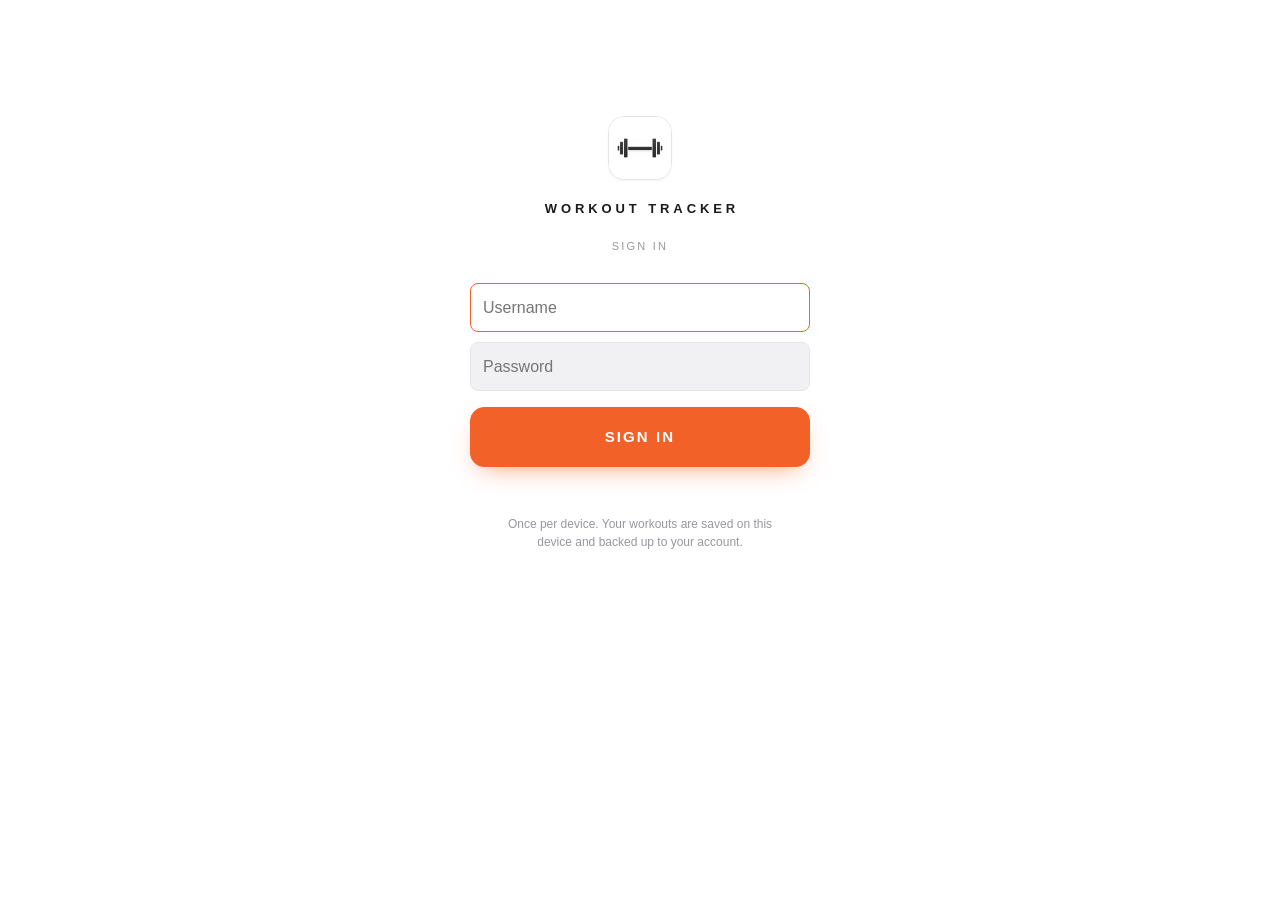
<file: index.html>
<!DOCTYPE html>
<html lang="en">
<head>
  <meta charset="utf-8" />
  <meta name="viewport" content="width=device-width, initial-scale=1, viewport-fit=cover, maximum-scale=1" />
  <title>Workout Tracker</title>
  <meta name="description" content="A personal training log built for the gym floor." />

  <meta name="theme-color" content="#FFFFFF" />
  <meta name="color-scheme" content="light" />

  <!-- iOS standalone -->
  <meta name="apple-mobile-web-app-capable" content="yes" />
  <meta name="mobile-web-app-capable" content="yes" />
  <meta name="apple-mobile-web-app-status-bar-style" content="default" />
  <meta name="apple-mobile-web-app-title" content="Workout" />
  <link rel="apple-touch-icon" href="./icons/apple-touch-icon.png" />

  <link rel="manifest" href="./manifest.webmanifest" />
  <link rel="icon" href="./icons/favicon-64.png" sizes="64x64" />
  <link rel="icon" href="./icons/icon-192.png" sizes="192x192" />
  <link rel="stylesheet" href="./css/styles.css" />
</head>
<body>
  <main id="app" aria-live="polite"></main>

  <noscript>
    <div style="padding:40px 20px;font-family:-apple-system,sans-serif;color:#1B1B1D">
      <h1 style="text-transform:uppercase;letter-spacing:-0.02em">JavaScript required</h1>
      <p style="color:#6C6C73">Workout Tracker stores and calculates everything on your device, so it needs JavaScript enabled.</p>
    </div>
  </noscript>

  <script type="module" src="./js/app.js"></script>
</body>
</html>
</file>
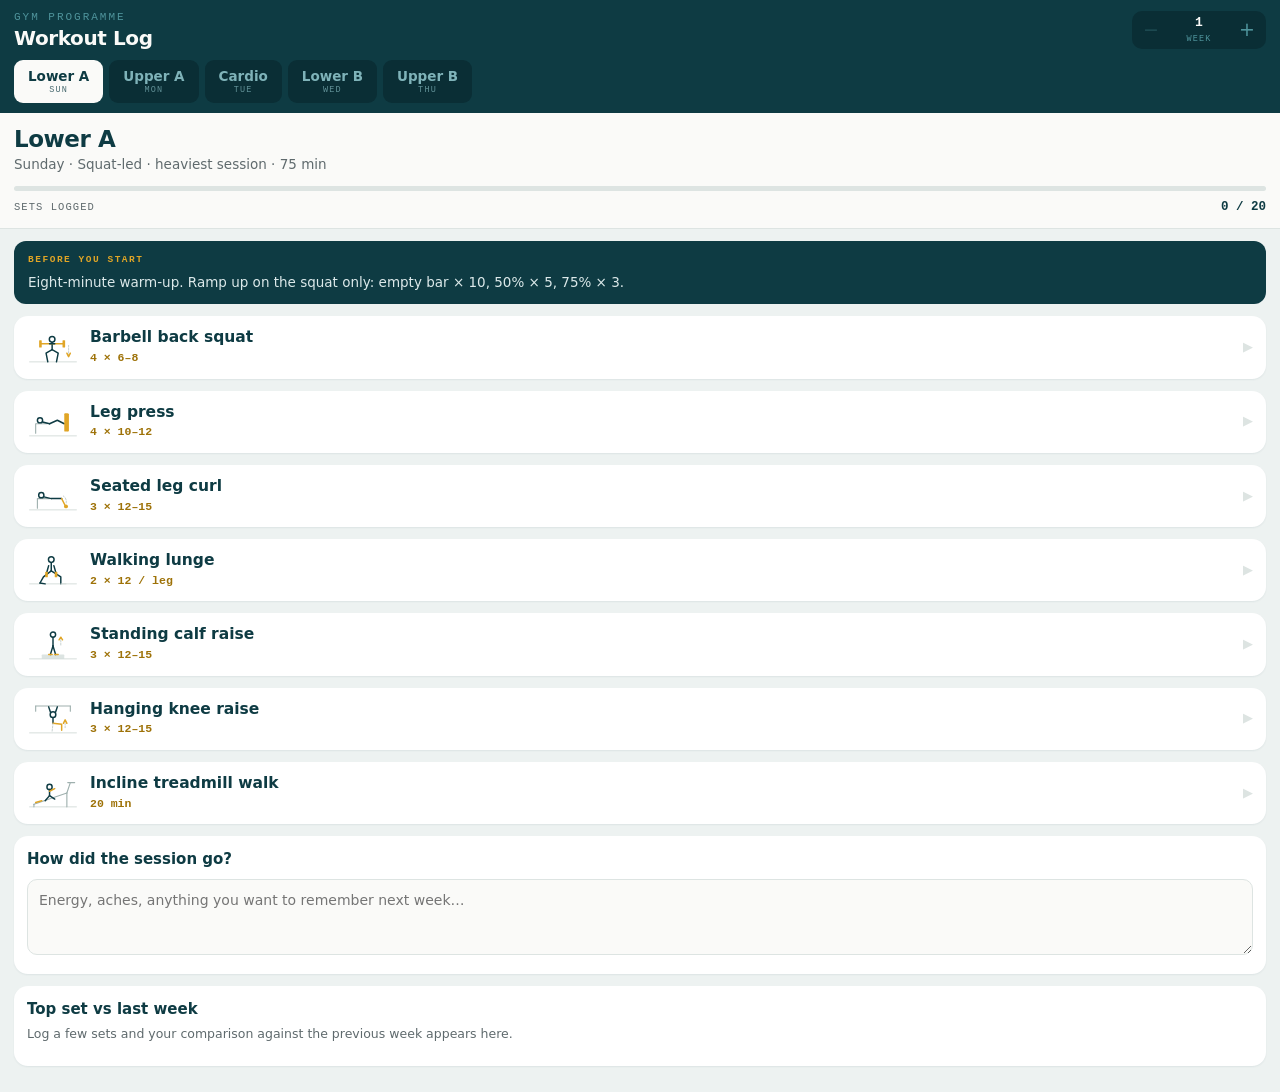
<file: workout-log.html>
<!DOCTYPE html>
<html lang="en-GB">
<head>
<meta charset="utf-8">
<meta name="viewport" content="width=device-width,initial-scale=1,viewport-fit=cover,maximum-scale=1">
<meta name="theme-color" content="#0E3B43">
<title>Workout Log</title>
<style>
:root{
  --petrol:#0E3B43; --deep:#0A2E35; --mid:#1C5C66; --lt:#4F949C;
  --amber:#E0A526; --amberdp:#9E7208;
  --ink:#161A19; --slate:#5F6A6D; --paper:#FAFAF8; --card:#FFFFFF;
  --wash:#EDF2F1; --rule:#DDE4E2;
  --mono:ui-monospace,"SF Mono",Menlo,Consolas,monospace;
  --sans:system-ui,-apple-system,"Segoe UI",Roboto,sans-serif;
}
*{box-sizing:border-box;-webkit-tap-highlight-color:transparent}
html,body{margin:0;padding:0}
body{
  font-family:var(--sans); background:var(--wash); color:var(--ink);
  font-size:16px; line-height:1.45;
  padding-bottom:env(safe-area-inset-bottom);
}
button,input,textarea,select{font-family:inherit;font-size:inherit;color:inherit}
button{border:none;background:none;cursor:pointer}
:focus-visible{outline:2.5px solid var(--amber);outline-offset:2px;border-radius:4px}

/* ── top bar ───────────────────────────────────── */
.top{
  position:sticky;top:0;z-index:40;background:var(--petrol);color:var(--paper);
  padding:calc(env(safe-area-inset-top) + 10px) 14px 0;
}
.tr{display:flex;align-items:center;gap:10px;padding-bottom:10px}
.brand{flex:1;min-width:0}
.b1{font-size:11px;letter-spacing:.18em;text-transform:uppercase;color:var(--lt);font-family:var(--mono)}
.b2{font-weight:700;font-size:20px;letter-spacing:-.02em;line-height:1.15;margin-top:1px}
.wk{display:flex;align-items:center;gap:2px;background:var(--deep);border-radius:10px;padding:3px}
.wk button{width:32px;height:32px;color:var(--lt);font-size:19px;line-height:1;border-radius:7px}
.wk button:active{background:#123f47}
.wk button[disabled]{opacity:.28}
.wkn{min-width:60px;text-align:center;font-family:var(--mono);font-size:13px;font-weight:600;color:var(--paper)}
.wkn small{display:block;font-size:8.5px;letter-spacing:.14em;color:var(--lt);font-weight:400}

/* ── day tabs ──────────────────────────────────── */
.tabs{display:flex;gap:6px;overflow-x:auto;padding:0 0 10px;scrollbar-width:none}
.tabs::-webkit-scrollbar{display:none}
.tab{
  flex:0 0 auto;padding:8px 14px;border-radius:9px;background:var(--deep);
  color:#7FB3B9;font-size:13.5px;font-weight:600;white-space:nowrap;position:relative;
}
.tab .td{display:block;font-family:var(--mono);font-size:8.5px;letter-spacing:.14em;
  text-transform:uppercase;opacity:.75;font-weight:400;margin-top:1px}
.tab.on{background:var(--paper);color:var(--petrol)}
.tab .dot{position:absolute;top:6px;right:7px;width:6px;height:6px;border-radius:50%;background:var(--amber);display:none}
.tab.done .dot{display:block}
.tab.on.done .dot{background:var(--amberdp)}

/* ── session header ────────────────────────────── */
.shead{background:var(--paper);padding:14px 14px 12px;border-bottom:1px solid var(--rule)}
.sh1{font-weight:700;font-size:23px;letter-spacing:-.02em;color:var(--petrol);line-height:1.1}
.sh2{font-size:13.5px;color:var(--slate);margin-top:3px}
.bar{height:5px;background:var(--rule);border-radius:3px;margin-top:11px;overflow:hidden}
.bar i{display:block;height:100%;background:var(--amber);width:0;border-radius:3px;
  transition:width .3s ease}
.brow{display:flex;justify-content:space-between;align-items:baseline;margin-top:7px}
.bl{font-family:var(--mono);font-size:10.5px;letter-spacing:.1em;color:var(--slate);text-transform:uppercase}
.bv{font-family:var(--mono);font-size:12.5px;font-weight:600;color:var(--petrol)}

/* ── coach note ────────────────────────────────── */
.coach{margin:12px 14px 0;background:var(--petrol);color:#DCE9EA;border-radius:12px;
  padding:12px 14px;font-size:13.5px;line-height:1.5}
.coach b{display:block;font-family:var(--mono);font-size:9.5px;letter-spacing:.16em;
  text-transform:uppercase;color:var(--amber);margin-bottom:5px;font-weight:600}

/* ── exercise card ─────────────────────────────── */
.wrap{padding:12px 14px 26px}
.ex{background:var(--card);border-radius:14px;margin-bottom:12px;overflow:hidden;
  box-shadow:0 1px 2px rgba(14,59,67,.07)}
.exh{display:flex;align-items:center;gap:11px;padding:12px 13px}
.pic{flex:0 0 52px;height:36px}
.pic svg{width:52px;height:36px;display:block}
.exi{flex:1;min-width:0}
.exn{font-weight:600;font-size:15.5px;color:var(--petrol);line-height:1.2}
.exp{font-family:var(--mono);font-size:11.5px;color:var(--amberdp);margin-top:3px;font-weight:600}
.chev{flex:0 0 26px;text-align:right;color:var(--rule);font-size:13px;transition:transform .2s}
.ex.open .chev{transform:rotate(90deg);color:var(--lt)}
.exb{display:none;padding:0 13px 13px}
.ex.open .exb{display:block}
.cue{font-size:13px;color:var(--slate);line-height:1.45;padding:0 0 11px;
  border-top:1px solid var(--wash);padding-top:10px}

/* ── set rows ──────────────────────────────────── */
.set{display:flex;align-items:center;gap:8px;padding:5px 0}
.sn{flex:0 0 26px;font-family:var(--mono);font-size:12px;font-weight:600;color:var(--slate)}
.fld{flex:1;position:relative}
.fld input{
  width:100%;height:46px;border:1.5px solid var(--rule);border-radius:10px;
  background:var(--paper);padding:14px 8px 3px;font-family:var(--mono);
  font-size:17px;font-weight:600;text-align:center;color:var(--ink);
}
.fld input::placeholder{color:#BFC9C7;font-weight:400}
.fld input:focus{border-color:var(--mid);background:#fff;outline:none}
.fld label{position:absolute;top:4px;left:0;right:0;text-align:center;
  font-family:var(--mono);font-size:8.5px;letter-spacing:.13em;color:var(--slate);
  text-transform:uppercase;pointer-events:none}
.set.filled .fld input{border-color:var(--mid);background:#fff}
.tick{flex:0 0 30px;height:30px;border-radius:50%;border:1.5px solid var(--rule);
  display:flex;align-items:center;justify-content:center;font-size:14px;color:transparent}
.set.filled .tick{background:var(--amber);border-color:var(--amber);color:#4A3405}
.prev{font-family:var(--mono);font-size:10.5px;color:var(--slate);
  padding:2px 0 8px 34px;letter-spacing:.03em}
.prev span{color:var(--amberdp);font-weight:600}

/* ── per-exercise note ─────────────────────────── */
.note textarea{
  width:100%;min-height:44px;border:1.5px solid var(--rule);border-radius:10px;
  background:var(--paper);padding:9px 11px;font-size:14px;resize:vertical;line-height:1.4;
}
.note textarea:focus{border-color:var(--mid);background:#fff;outline:none}
.nlab{font-family:var(--mono);font-size:9px;letter-spacing:.14em;text-transform:uppercase;
  color:var(--slate);margin:9px 0 5px}

/* ── rest timer ────────────────────────────────── */
.rest{display:flex;align-items:center;gap:9px;margin-top:10px}
.rest button{
  flex:1;height:42px;border-radius:10px;background:var(--wash);color:var(--petrol);
  font-family:var(--mono);font-size:12.5px;font-weight:600;letter-spacing:.06em;
  display:flex;align-items:center;justify-content:center;gap:7px;
}
.rest button:active{background:var(--rule)}
.rest button.run{background:var(--petrol);color:var(--amber)}

/* ── session note ──────────────────────────────── */
.snote{background:var(--card);border-radius:14px;padding:13px;box-shadow:0 1px 2px rgba(14,59,67,.07)}
.snote h3{margin:0 0 8px;font-size:15px;font-weight:600;color:var(--petrol)}
.snote textarea{width:100%;min-height:76px;border:1.5px solid var(--rule);border-radius:10px;
  background:var(--paper);padding:10px 11px;font-size:14px;resize:vertical;line-height:1.45}
.snote textarea:focus{border-color:var(--mid);background:#fff;outline:none}

/* ── history ───────────────────────────────────── */
.hist{background:var(--card);border-radius:14px;padding:13px;margin-top:12px;
  box-shadow:0 1px 2px rgba(14,59,67,.07)}
.hist h3{margin:0 0 4px;font-size:15px;font-weight:600;color:var(--petrol)}
.hist p{margin:0 0 10px;font-size:12.5px;color:var(--slate)}
.hrow{display:flex;align-items:center;gap:9px;padding:7px 0;border-top:1px solid var(--wash);
  font-size:13.5px}
.hrow b{flex:1;font-weight:600;color:var(--petrol);font-size:13.5px}
.hv{font-family:var(--mono);font-size:12.5px;font-weight:600;color:var(--ink)}
.hd{font-family:var(--mono);font-size:10.5px;color:var(--slate);flex:0 0 44px;text-align:right}
.up{color:#1E7A3E}.down{color:#A8323C}

/* ── toast + status ────────────────────────────── */
.toast{position:fixed;left:50%;transform:translateX(-50%) translateY(80px);
  bottom:calc(env(safe-area-inset-bottom) + 18px);background:var(--petrol);color:var(--paper);
  padding:10px 18px;border-radius:22px;font-size:13.5px;font-weight:500;z-index:90;
  opacity:0;transition:transform .25s,opacity .25s;pointer-events:none;
  box-shadow:0 4px 16px rgba(10,46,53,.28)}
.toast.on{transform:translateX(-50%) translateY(0);opacity:1}
.err{background:#8C2B33}

.empty{text-align:center;padding:26px 16px;color:var(--slate);font-size:13.5px}
.spin{display:inline-block;width:15px;height:15px;border:2px solid var(--rule);
  border-top-color:var(--mid);border-radius:50%;animation:sp .7s linear infinite;
  vertical-align:-3px;margin-right:7px}
@keyframes sp{to{transform:rotate(360deg)}}
@media (prefers-reduced-motion:reduce){*{animation:none!important;transition:none!important}}
</style>
</head>
<body>

<div class="top">
  <div class="tr">
    <div class="brand">
      <div class="b1">Gym Programme</div>
      <div class="b2">Workout Log</div>
    </div>
    <div class="wk">
      <button id="wkDown" aria-label="Previous week">−</button>
      <div class="wkn"><span id="wkNum">1</span><small>WEEK</small></div>
      <button id="wkUp" aria-label="Next week">+</button>
    </div>
  </div>
  <div class="tabs" id="tabs"></div>
</div>

<div class="shead">
  <div class="sh1" id="shTitle">—</div>
  <div class="sh2" id="shSub"></div>
  <div class="bar"><i id="barFill"></i></div>
  <div class="brow"><span class="bl" id="barLab">Sets logged</span><span class="bv" id="barVal">0 / 0</span></div>
</div>

<div class="coach" id="coach"><b>Before you start</b><span id="coachTxt"></span></div>

<div class="wrap">
  <div id="list"><div class="empty"><span class="spin"></span>Loading your log…</div></div>
  <div class="snote">
    <h3>How did the session go?</h3>
    <textarea id="sessNote" placeholder="Energy, aches, anything you want to remember next week…"></textarea>
  </div>
  <div class="hist" id="hist"></div>
</div>

<div class="toast" id="toast"></div>

<script>
const DATA = {"days": [{"id": "lowerA", "tab": "Lower A", "day": "Sunday", "sub": "Squat-led \u00b7 heaviest session", "mins": 75, "ex": [["back_squat", "Barbell back squat", "4 \u00d7 6\u20138", 4, 150, "Bar on rear shoulders. Brace before you unrack. Two seconds down."], ["leg_press", "Leg press", "4 \u00d7 10\u201312", 4, 120, "Feet mid-platform. Lower back stays on the pad."], ["seated_leg_curl", "Seated leg curl", "3 \u00d7 12\u201315", 3, 75, "Squeeze at the bottom, three seconds back."], ["walking_lunge", "Walking lunge", "2 \u00d7 12 / leg", 2, 90, "Long stride, push through the front heel."], ["standing_calf", "Standing calf raise", "3 \u00d7 12\u201315", 3, 60, "Full stretch, two-second pause at the top."], ["hanging_knee", "Hanging knee raise", "3 \u00d7 12\u201315", 3, 60, "No swinging. Curl the pelvis up."], ["treadmill", "Incline treadmill walk", "20 min", 1, 0, "5.5 km/h at 10\u201312%. Hands off the rails."]], "notes": "Eight-minute warm-up. Ramp up on the squat only: empty bar \u00d7 10, 50% \u00d7 5, 75% \u00d7 3."}, {"id": "upperA", "tab": "Upper A", "day": "Monday", "sub": "Horizontal press and pull", "mins": 70, "ex": [["bench_press", "Barbell bench press", "4 \u00d7 6\u20138", 4, 150, "Shoulder blades back and down. Bar to the lower chest."], ["chest_row", "Chest-supported row", "4 \u00d7 8\u201310", 4, 120, "Chest stays on the pad. Pull to the lower ribs."], ["lat_pulldown", "Lat pulldown", "3 \u00d7 10\u201312", 3, 90, "Drive the elbows down and back."], ["db_press", "Seated dumbbell press", "3 \u00d7 10\u201312", 3, 90, "Back supported. No arching to get it up."], ["lateral_raise", "Dumbbell lateral raise", "3 \u00d7 12\u201315", 3, 60, "Light and slow. Stop at shoulder height."], ["pushdown", "Cable triceps pushdown", "3 \u00d7 12\u201315", 3, 60, "Elbows pinned to your sides."], ["ab_crunch", "Machine ab crunch", "3 \u00d7 15", 3, 60, "Curl the spine, do not hinge at the hips."], ["treadmill", "Incline treadmill walk", "20 min", 1, 0, "Same as every lifting day."]], "notes": "Warm the shoulders properly: band pull-aparts and dislocates before you touch the bar."}, {"id": "cardio", "tab": "Cardio", "day": "Tuesday", "sub": "No lifting \u00b7 keep it easy", "mins": 45, "ex": [["treadmill", "Incline walk \u2014 the default", "45 min", 1, 0, "5.5 km/h at 12%. Conversational the whole way."], ["stairs", "Stair climber", "30 min", 1, 0, "Steady. Use it when you are short of time."], ["bike", "Stationary bike", "45 min", 1, 0, "Gentlest on the joints."], ["rower", "Rowing intervals", "10 \u00d7 250 m", 10, 90, "Skip this one in weeks 5 and 8."], ["walk", "Indoor walking \u2014 fallback", "45 min", 1, 0, "If you cannot get to the gym, do not skip the day."]], "notes": "Log only the one you did. You should be able to hold a conversation throughout."}, {"id": "lowerB", "tab": "Lower B", "day": "Wednesday", "sub": "Machine-led \u00b7 easier on the back", "mins": 75, "ex": [["hack_squat", "Hack squat", "4 \u00d7 8\u201310", 4, 150, "Deep but controlled. Leg press if no hack squat."], ["back_extension", "45\u00b0 back extension", "3 \u00d7 12\u201315", 3, 120, "Hold a plate once bodyweight is easy."], ["pull_through", "Cable pull-through", "3 \u00d7 12\u201315", 3, 90, "Hips back, then snap forward. Your main hinge."], ["reverse_lunge", "Dumbbell reverse lunge", "3 \u00d7 10 / leg", 3, 90, "Step backwards. Easier on the knees."], ["leg_extension", "Leg extension", "3 \u00d7 12\u201315", 3, 75, "One-second pause at the top."], ["seated_calf", "Seated calf raise", "3 \u00d7 15\u201320", 3, 60, "Slow at both ends."], ["cable_crunch", "Cable crunch", "3 \u00d7 15", 3, 60, "Curl down. Do not pull with the arms."], ["treadmill", "Incline treadmill walk", "20 min", 1, 0, "Same protocol."]], "notes": "Exercises 2 and 3 carry all your hip-hinge work now. Do not skip them."}, {"id": "upperB", "tab": "Upper B", "day": "Thursday", "sub": "Vertical press and pull, plus arms", "mins": 70, "ex": [["ohp", "Standing overhead press", "4 \u00d7 6\u20138", 4, 150, "Glutes tight, ribs down. Head through at the top."], ["lat_pulldown", "Lat pulldown, wide grip", "4 \u00d7 8\u201310", 4, 120, "Wider than Monday. Full stretch at the top."], ["incline_press", "Incline dumbbell press", "3 \u00d7 10\u201312", 3, 90, "Bench at 30\u00b0, no steeper."], ["cable_row", "Seated cable row", "3 \u00d7 10\u201312", 3, 90, "Chest up, no rocking. Pull to the navel."], ["rear_delt", "Dumbbell rear delt fly", "3 \u00d7 15\u201320", 3, 60, "Light. The best thing here for a desk job."], ["db_curl", "Dumbbell curl", "3 \u00d7 10\u201312", 3, 60, "No swinging. Control the lowering."], ["hanging_knee", "Hanging knee raise", "3 \u00d7 12\u201315", 3, 60, "Straps if your grip fails first."], ["treadmill", "Incline treadmill walk", "20 min", 1, 0, "Last twenty minutes of the week."]], "notes": "The overhead press is the least forgiving lift here if you go into it cold."}], "glyphs": {"ab_crunch": "<svg viewBox=\"0 0 120 80\" xmlns=\"http://www.w3.org/2000/svg\" class=\"ill\"><style>.bd{fill:none;stroke:#0E3B43;stroke-width:3.4;stroke-linecap:round;stroke-linejoin:round}.am{fill:none;stroke:#E0A526;stroke-width:3.4;stroke-linecap:round;stroke-linejoin:round}.am-f{fill:#E0A526;stroke:none}.eq{fill:none;stroke:#9FB0AE;stroke-width:2.6;stroke-linecap:round;stroke-linejoin:round}.eq-f{fill:#DCE4E2;stroke:none}.gnd{fill:none;stroke:#CFD8D6;stroke-width:2;stroke-linecap:round}.dsh{fill:none;stroke:#B9C6C4;stroke-width:1.8;stroke-dasharray:4 3;stroke-linecap:round}</style><line x1=\"6\" y1=\"72\" x2=\"114\" y2=\"72\" class=\"gnd\"/>\n<path d=\"M30 72 L30 50 L58 50\" class=\"eq\"/>\n<path d=\"M30 50 L30 22\" class=\"eq\"/>\n<rect x=\"24\" y=\"18\" width=\"24\" height=\"8\" rx=\"2\" class=\"eq-f\"/>\n<circle cx=\"46\" cy=\"36\" r=\"6.5\" class=\"bd\"/>\n<path d=\"M46 26 L44 22\" class=\"bd\"/>\n<path d=\"M50 41 L62 50\" class=\"bd\"/>\n<path d=\"M62 50 L80 50 L80 68\" class=\"bd\"/>\n<path d=\"M64 28 A22 22 0 0 1 54 46\" class=\"dsh\"/>\n<path d=\"M58 24 L62 30 L56 32\" class=\"am\"/></svg>", "back_extension": "<svg viewBox=\"0 0 120 80\" xmlns=\"http://www.w3.org/2000/svg\" class=\"ill\"><style>.bd{fill:none;stroke:#0E3B43;stroke-width:3.4;stroke-linecap:round;stroke-linejoin:round}.am{fill:none;stroke:#E0A526;stroke-width:3.4;stroke-linecap:round;stroke-linejoin:round}.am-f{fill:#E0A526;stroke:none}.eq{fill:none;stroke:#9FB0AE;stroke-width:2.6;stroke-linecap:round;stroke-linejoin:round}.eq-f{fill:#DCE4E2;stroke:none}.gnd{fill:none;stroke:#CFD8D6;stroke-width:2;stroke-linecap:round}.dsh{fill:none;stroke:#B9C6C4;stroke-width:1.8;stroke-dasharray:4 3;stroke-linecap:round}</style><line x1=\"6\" y1=\"72\" x2=\"114\" y2=\"72\" class=\"gnd\"/>\n<path d=\"M40 70 L40 48\" class=\"eq\"/><path d=\"M74 70 L74 40\" class=\"eq\"/>\n<rect x=\"64\" y=\"34\" width=\"20\" height=\"8\" rx=\"2\" class=\"eq-f\"/>\n<path d=\"M36 46 L44 46\" class=\"eq\"/>\n<circle cx=\"26\" cy=\"52\" r=\"6\" class=\"bd\"/>\n<path d=\"M32 50 L60 40 L80 34\" class=\"bd\"/>\n<path d=\"M80 34 L92 52 L92 68\" class=\"bd\"/>\n<path d=\"M30 62 A26 20 0 0 1 62 42\" class=\"dsh\"/></svg>", "back_squat": "<svg viewBox=\"0 0 120 80\" xmlns=\"http://www.w3.org/2000/svg\" class=\"ill\"><style>.bd{fill:none;stroke:#0E3B43;stroke-width:3.4;stroke-linecap:round;stroke-linejoin:round}.am{fill:none;stroke:#E0A526;stroke-width:3.4;stroke-linecap:round;stroke-linejoin:round}.am-f{fill:#E0A526;stroke:none}.eq{fill:none;stroke:#9FB0AE;stroke-width:2.6;stroke-linecap:round;stroke-linejoin:round}.eq-f{fill:#DCE4E2;stroke:none}.gnd{fill:none;stroke:#CFD8D6;stroke-width:2;stroke-linecap:round}.dsh{fill:none;stroke:#B9C6C4;stroke-width:1.8;stroke-dasharray:4 3;stroke-linecap:round}</style><line x1=\"6\" y1=\"72\" x2=\"114\" y2=\"72\" class=\"gnd\"/>\n<circle cx=\"58\" cy=\"20\" r=\"6.5\" class=\"bd\"/>\n<path d=\"M58 27 L58 44\" class=\"bd\"/>\n<path d=\"M58 44 L44 52 L48 72\" class=\"bd\"/>\n<path d=\"M58 44 L72 52 L68 72\" class=\"bd\"/>\n<line x1=\"32\" y1=\"30\" x2=\"84\" y2=\"30\" class=\"am\"/>\n<rect x=\"28\" y=\"22\" width=\"6\" height=\"17\" rx=\"1.5\" class=\"am-f\"/>\n<rect x=\"82\" y=\"22\" width=\"6\" height=\"17\" rx=\"1.5\" class=\"am-f\"/>\n<path d=\"M52 30 L64 30\" class=\"bd\"/>\n<path d=\"M96 34 L96 58\" class=\"dsh\"/>\n<path d=\"M92 52 L96 60 L100 52\" class=\"am\"/></svg>", "bench_press": "<svg viewBox=\"0 0 120 80\" xmlns=\"http://www.w3.org/2000/svg\" class=\"ill\"><style>.bd{fill:none;stroke:#0E3B43;stroke-width:3.4;stroke-linecap:round;stroke-linejoin:round}.am{fill:none;stroke:#E0A526;stroke-width:3.4;stroke-linecap:round;stroke-linejoin:round}.am-f{fill:#E0A526;stroke:none}.eq{fill:none;stroke:#9FB0AE;stroke-width:2.6;stroke-linecap:round;stroke-linejoin:round}.eq-f{fill:#DCE4E2;stroke:none}.gnd{fill:none;stroke:#CFD8D6;stroke-width:2;stroke-linecap:round}.dsh{fill:none;stroke:#B9C6C4;stroke-width:1.8;stroke-dasharray:4 3;stroke-linecap:round}</style><line x1=\"6\" y1=\"72\" x2=\"114\" y2=\"72\" class=\"gnd\"/>\n<rect x=\"30\" y=\"50\" width=\"62\" height=\"8\" rx=\"2\" class=\"eq-f\"/>\n<path d=\"M44 58 L44 72\" class=\"eq\"/><path d=\"M82 58 L82 72\" class=\"eq\"/>\n<circle cx=\"34\" cy=\"45\" r=\"6\" class=\"bd\"/>\n<path d=\"M40 50 L86 50\" class=\"bd\"/>\n<path d=\"M52 50 L52 30\" class=\"bd\"/><path d=\"M68 50 L68 30\" class=\"bd\"/>\n<line x1=\"34\" y1=\"28\" x2=\"86\" y2=\"28\" class=\"am\"/>\n<rect x=\"30\" y=\"20\" width=\"6\" height=\"16\" rx=\"1.5\" class=\"am-f\"/>\n<rect x=\"84\" y=\"20\" width=\"6\" height=\"16\" rx=\"1.5\" class=\"am-f\"/></svg>", "bike": "<svg viewBox=\"0 0 120 80\" xmlns=\"http://www.w3.org/2000/svg\" class=\"ill\"><style>.bd{fill:none;stroke:#0E3B43;stroke-width:3.4;stroke-linecap:round;stroke-linejoin:round}.am{fill:none;stroke:#E0A526;stroke-width:3.4;stroke-linecap:round;stroke-linejoin:round}.am-f{fill:#E0A526;stroke:none}.eq{fill:none;stroke:#9FB0AE;stroke-width:2.6;stroke-linecap:round;stroke-linejoin:round}.eq-f{fill:#DCE4E2;stroke:none}.gnd{fill:none;stroke:#CFD8D6;stroke-width:2;stroke-linecap:round}.dsh{fill:none;stroke:#B9C6C4;stroke-width:1.8;stroke-dasharray:4 3;stroke-linecap:round}</style><line x1=\"6\" y1=\"72\" x2=\"114\" y2=\"72\" class=\"gnd\"/>\n<circle cx=\"30\" cy=\"56\" r=\"14\" class=\"eq\"/>\n<circle cx=\"92\" cy=\"56\" r=\"10\" class=\"eq\"/>\n<path d=\"M30 56 L60 56 L92 56\" class=\"eq\"/>\n<path d=\"M60 56 L66 32\" class=\"eq\"/>\n<line x1=\"54\" y1=\"30\" x2=\"78\" y2=\"30\" class=\"eq\"/>\n<rect x=\"50\" y=\"34\" width=\"18\" height=\"6\" rx=\"2\" class=\"eq-f\"/>\n<circle cx=\"56\" cy=\"18\" r=\"6.5\" class=\"bd\"/>\n<path d=\"M56 25 L59 36\" class=\"bd\"/>\n<path d=\"M59 36 L48 52\" class=\"am\"/>\n<path d=\"M59 36 L70 46\" class=\"bd\"/>\n<path d=\"M58 24 L74 30\" class=\"bd\"/></svg>", "cable_crunch": "<svg viewBox=\"0 0 120 80\" xmlns=\"http://www.w3.org/2000/svg\" class=\"ill\"><style>.bd{fill:none;stroke:#0E3B43;stroke-width:3.4;stroke-linecap:round;stroke-linejoin:round}.am{fill:none;stroke:#E0A526;stroke-width:3.4;stroke-linecap:round;stroke-linejoin:round}.am-f{fill:#E0A526;stroke:none}.eq{fill:none;stroke:#9FB0AE;stroke-width:2.6;stroke-linecap:round;stroke-linejoin:round}.eq-f{fill:#DCE4E2;stroke:none}.gnd{fill:none;stroke:#CFD8D6;stroke-width:2;stroke-linecap:round}.dsh{fill:none;stroke:#B9C6C4;stroke-width:1.8;stroke-dasharray:4 3;stroke-linecap:round}</style><line x1=\"6\" y1=\"72\" x2=\"114\" y2=\"72\" class=\"gnd\"/>\n<path d=\"M96 6 L96 72\" class=\"eq\"/>\n<line x1=\"96\" y1=\"12\" x2=\"62\" y2=\"12\" class=\"eq\"/>\n<line x1=\"62\" y1=\"12\" x2=\"58\" y2=\"26\" class=\"am\"/>\n<circle cx=\"50\" cy=\"32\" r=\"6\" class=\"bd\"/>\n<path d=\"M54 28 L58 26\" class=\"bd\"/>\n<path d=\"M50 38 L52 54\" class=\"bd\"/>\n<path d=\"M52 54 L38 60 L34 70\" class=\"bd\"/>\n<path d=\"M52 54 L70 60 L70 70\" class=\"bd\"/>\n<path d=\"M38 34 A20 20 0 0 1 46 50\" class=\"dsh\"/></svg>", "cable_row": "<svg viewBox=\"0 0 120 80\" xmlns=\"http://www.w3.org/2000/svg\" class=\"ill\"><style>.bd{fill:none;stroke:#0E3B43;stroke-width:3.4;stroke-linecap:round;stroke-linejoin:round}.am{fill:none;stroke:#E0A526;stroke-width:3.4;stroke-linecap:round;stroke-linejoin:round}.am-f{fill:#E0A526;stroke:none}.eq{fill:none;stroke:#9FB0AE;stroke-width:2.6;stroke-linecap:round;stroke-linejoin:round}.eq-f{fill:#DCE4E2;stroke:none}.gnd{fill:none;stroke:#CFD8D6;stroke-width:2;stroke-linecap:round}.dsh{fill:none;stroke:#B9C6C4;stroke-width:1.8;stroke-dasharray:4 3;stroke-linecap:round}</style><line x1=\"6\" y1=\"72\" x2=\"114\" y2=\"72\" class=\"gnd\"/>\n<path d=\"M104 22 L104 72\" class=\"eq\"/>\n<line x1=\"70\" y1=\"40\" x2=\"104\" y2=\"40\" class=\"am\"/>\n<circle cx=\"44\" cy=\"30\" r=\"6\" class=\"bd\"/>\n<path d=\"M44 36 L44 52\" class=\"bd\"/>\n<path d=\"M44 52 L66 52 L66 66\" class=\"bd\"/>\n<path d=\"M48 40 L70 40\" class=\"bd\"/>\n<path d=\"M34 60 L74 60\" class=\"eq\"/>\n<path d=\"M84 30 L92 30\" class=\"dsh\"/></svg>", "chest_row": "<svg viewBox=\"0 0 120 80\" xmlns=\"http://www.w3.org/2000/svg\" class=\"ill\"><style>.bd{fill:none;stroke:#0E3B43;stroke-width:3.4;stroke-linecap:round;stroke-linejoin:round}.am{fill:none;stroke:#E0A526;stroke-width:3.4;stroke-linecap:round;stroke-linejoin:round}.am-f{fill:#E0A526;stroke:none}.eq{fill:none;stroke:#9FB0AE;stroke-width:2.6;stroke-linecap:round;stroke-linejoin:round}.eq-f{fill:#DCE4E2;stroke:none}.gnd{fill:none;stroke:#CFD8D6;stroke-width:2;stroke-linecap:round}.dsh{fill:none;stroke:#B9C6C4;stroke-width:1.8;stroke-dasharray:4 3;stroke-linecap:round}</style><line x1=\"6\" y1=\"72\" x2=\"114\" y2=\"72\" class=\"gnd\"/>\n<path d=\"M22 72 L44 30\" class=\"eq\"/>\n<path d=\"M28 68 L52 34\" class=\"eq\"/>\n<circle cx=\"50\" cy=\"26\" r=\"6.5\" class=\"bd\"/>\n<path d=\"M48 33 L38 58 L38 72\" class=\"bd\"/>\n<path d=\"M54 34 L78 42\" class=\"am\"/>\n<path d=\"M54 42 L78 50\" class=\"am\"/>\n<line x1=\"78\" y1=\"38\" x2=\"78\" y2=\"54\" class=\"am\"/>\n<path d=\"M92 44 L84 44\" class=\"dsh\"/>\n<path d=\"M88 40 L82 46 L88 52\" class=\"am\"/></svg>", "db_curl": "<svg viewBox=\"0 0 120 80\" xmlns=\"http://www.w3.org/2000/svg\" class=\"ill\"><style>.bd{fill:none;stroke:#0E3B43;stroke-width:3.4;stroke-linecap:round;stroke-linejoin:round}.am{fill:none;stroke:#E0A526;stroke-width:3.4;stroke-linecap:round;stroke-linejoin:round}.am-f{fill:#E0A526;stroke:none}.eq{fill:none;stroke:#9FB0AE;stroke-width:2.6;stroke-linecap:round;stroke-linejoin:round}.eq-f{fill:#DCE4E2;stroke:none}.gnd{fill:none;stroke:#CFD8D6;stroke-width:2;stroke-linecap:round}.dsh{fill:none;stroke:#B9C6C4;stroke-width:1.8;stroke-dasharray:4 3;stroke-linecap:round}</style><line x1=\"6\" y1=\"72\" x2=\"114\" y2=\"72\" class=\"gnd\"/>\n<circle cx=\"60\" cy=\"18\" r=\"6\" class=\"bd\"/>\n<path d=\"M60 24 L60 48\" class=\"bd\"/>\n<path d=\"M60 48 L52 70\" class=\"bd\"/><path d=\"M60 48 L68 70\" class=\"bd\"/>\n<path d=\"M56 28 L46 42\" class=\"bd\"/><path d=\"M64 28 L74 42\" class=\"bd\"/>\n<path d=\"M46 42 L50 30\" class=\"am\"/><path d=\"M74 42 L70 30\" class=\"am\"/>\n<rect x=\"45\" y=\"22\" width=\"6\" height=\"12\" rx=\"1.5\" class=\"am-f\"/>\n<rect x=\"69\" y=\"22\" width=\"6\" height=\"12\" rx=\"1.5\" class=\"am-f\"/>\n<path d=\"M40 44 A16 16 0 0 1 48 30\" class=\"dsh\"/></svg>", "db_press": "<svg viewBox=\"0 0 120 80\" xmlns=\"http://www.w3.org/2000/svg\" class=\"ill\"><style>.bd{fill:none;stroke:#0E3B43;stroke-width:3.4;stroke-linecap:round;stroke-linejoin:round}.am{fill:none;stroke:#E0A526;stroke-width:3.4;stroke-linecap:round;stroke-linejoin:round}.am-f{fill:#E0A526;stroke:none}.eq{fill:none;stroke:#9FB0AE;stroke-width:2.6;stroke-linecap:round;stroke-linejoin:round}.eq-f{fill:#DCE4E2;stroke:none}.gnd{fill:none;stroke:#CFD8D6;stroke-width:2;stroke-linecap:round}.dsh{fill:none;stroke:#B9C6C4;stroke-width:1.8;stroke-dasharray:4 3;stroke-linecap:round}</style><line x1=\"6\" y1=\"72\" x2=\"114\" y2=\"72\" class=\"gnd\"/>\n<path d=\"M50 70 L50 44\" class=\"eq\"/><path d=\"M50 44 L50 26\" class=\"eq\"/>\n<path d=\"M42 70 L62 70\" class=\"eq\"/>\n<circle cx=\"58\" cy=\"30\" r=\"6\" class=\"bd\"/>\n<path d=\"M58 36 L58 54\" class=\"bd\"/>\n<path d=\"M58 54 L70 62 L70 70\" class=\"bd\"/>\n<path d=\"M54 36 L42 22\" class=\"bd\"/><path d=\"M62 36 L74 22\" class=\"bd\"/>\n<rect x=\"34\" y=\"14\" width=\"6\" height=\"14\" rx=\"1.5\" class=\"am-f\"/>\n<rect x=\"76\" y=\"14\" width=\"6\" height=\"14\" rx=\"1.5\" class=\"am-f\"/>\n<path d=\"M40 10 L40 4\" class=\"dsh\"/><path d=\"M76 10 L76 4\" class=\"dsh\"/></svg>", "hack_squat": "<svg viewBox=\"0 0 120 80\" xmlns=\"http://www.w3.org/2000/svg\" class=\"ill\"><style>.bd{fill:none;stroke:#0E3B43;stroke-width:3.4;stroke-linecap:round;stroke-linejoin:round}.am{fill:none;stroke:#E0A526;stroke-width:3.4;stroke-linecap:round;stroke-linejoin:round}.am-f{fill:#E0A526;stroke:none}.eq{fill:none;stroke:#9FB0AE;stroke-width:2.6;stroke-linecap:round;stroke-linejoin:round}.eq-f{fill:#DCE4E2;stroke:none}.gnd{fill:none;stroke:#CFD8D6;stroke-width:2;stroke-linecap:round}.dsh{fill:none;stroke:#B9C6C4;stroke-width:1.8;stroke-dasharray:4 3;stroke-linecap:round}</style><line x1=\"6\" y1=\"72\" x2=\"114\" y2=\"72\" class=\"gnd\"/>\n<path d=\"M18 68 L86 24\" class=\"eq\"/>\n<rect x=\"70\" y=\"10\" width=\"24\" height=\"9\" rx=\"2\" transform=\"rotate(-33 82 15)\" class=\"am-f\"/>\n<circle cx=\"46\" cy=\"42\" r=\"6\" class=\"bd\"/>\n<path d=\"M50 47 L62 54\" class=\"bd\"/>\n<path d=\"M62 54 L58 68 L40 68\" class=\"bd\"/>\n<path d=\"M62 54 L66 66\" class=\"bd\"/></svg>", "hanging_knee": "<svg viewBox=\"0 0 120 80\" xmlns=\"http://www.w3.org/2000/svg\" class=\"ill\"><style>.bd{fill:none;stroke:#0E3B43;stroke-width:3.4;stroke-linecap:round;stroke-linejoin:round}.am{fill:none;stroke:#E0A526;stroke-width:3.4;stroke-linecap:round;stroke-linejoin:round}.am-f{fill:#E0A526;stroke:none}.eq{fill:none;stroke:#9FB0AE;stroke-width:2.6;stroke-linecap:round;stroke-linejoin:round}.eq-f{fill:#DCE4E2;stroke:none}.gnd{fill:none;stroke:#CFD8D6;stroke-width:2;stroke-linecap:round}.dsh{fill:none;stroke:#B9C6C4;stroke-width:1.8;stroke-dasharray:4 3;stroke-linecap:round}</style><line x1=\"6\" y1=\"72\" x2=\"114\" y2=\"72\" class=\"gnd\"/>\n<line x1=\"20\" y1=\"10\" x2=\"100\" y2=\"10\" class=\"eq\"/>\n<path d=\"M20 10 L20 22\" class=\"eq\"/><path d=\"M100 10 L100 22\" class=\"eq\"/>\n<path d=\"M50 12 L54 24\" class=\"bd\"/><path d=\"M70 12 L66 24\" class=\"bd\"/>\n<circle cx=\"60\" cy=\"30\" r=\"6.5\" class=\"bd\"/>\n<path d=\"M60 37 L60 50\" class=\"bd\"/>\n<path d=\"M60 50 L80 52 L80 66\" class=\"am\"/>\n<path d=\"M60 50 L58 68\" class=\"dsh\"/>\n<path d=\"M88 60 L88 44\" class=\"dsh\"/>\n<path d=\"M84 50 L88 42 L92 50\" class=\"am\"/></svg>", "incline_press": "<svg viewBox=\"0 0 120 80\" xmlns=\"http://www.w3.org/2000/svg\" class=\"ill\"><style>.bd{fill:none;stroke:#0E3B43;stroke-width:3.4;stroke-linecap:round;stroke-linejoin:round}.am{fill:none;stroke:#E0A526;stroke-width:3.4;stroke-linecap:round;stroke-linejoin:round}.am-f{fill:#E0A526;stroke:none}.eq{fill:none;stroke:#9FB0AE;stroke-width:2.6;stroke-linecap:round;stroke-linejoin:round}.eq-f{fill:#DCE4E2;stroke:none}.gnd{fill:none;stroke:#CFD8D6;stroke-width:2;stroke-linecap:round}.dsh{fill:none;stroke:#B9C6C4;stroke-width:1.8;stroke-dasharray:4 3;stroke-linecap:round}</style><line x1=\"6\" y1=\"72\" x2=\"114\" y2=\"72\" class=\"gnd\"/>\n<path d=\"M24 72 L24 54\" class=\"eq\"/>\n<path d=\"M22 54 L58 26\" class=\"eq\"/>\n<path d=\"M30 62 L64 34\" class=\"eq\"/>\n<circle cx=\"58\" cy=\"24\" r=\"6.5\" class=\"bd\"/>\n<path d=\"M54 30 L38 60 L38 72\" class=\"bd\"/>\n<path d=\"M58 32 L76 22\" class=\"bd\"/>\n<path d=\"M54 38 L74 32\" class=\"bd\"/>\n<rect x=\"76\" y=\"12\" width=\"6\" height=\"14\" rx=\"1.5\" class=\"am-f\"/>\n<rect x=\"74\" y=\"26\" width=\"6\" height=\"14\" rx=\"1.5\" class=\"am-f\"/>\n<path d=\"M92 20 L92 8\" class=\"dsh\"/>\n<path d=\"M88 14 L92 6 L96 14\" class=\"am\"/></svg>", "lat_pulldown": "<svg viewBox=\"0 0 120 80\" xmlns=\"http://www.w3.org/2000/svg\" class=\"ill\"><style>.bd{fill:none;stroke:#0E3B43;stroke-width:3.4;stroke-linecap:round;stroke-linejoin:round}.am{fill:none;stroke:#E0A526;stroke-width:3.4;stroke-linecap:round;stroke-linejoin:round}.am-f{fill:#E0A526;stroke:none}.eq{fill:none;stroke:#9FB0AE;stroke-width:2.6;stroke-linecap:round;stroke-linejoin:round}.eq-f{fill:#DCE4E2;stroke:none}.gnd{fill:none;stroke:#CFD8D6;stroke-width:2;stroke-linecap:round}.dsh{fill:none;stroke:#B9C6C4;stroke-width:1.8;stroke-dasharray:4 3;stroke-linecap:round}</style><line x1=\"6\" y1=\"72\" x2=\"114\" y2=\"72\" class=\"gnd\"/>\n<path d=\"M18 8 L18 72\" class=\"eq\"/>\n<line x1=\"18\" y1=\"14\" x2=\"60\" y2=\"14\" class=\"eq\"/>\n<line x1=\"60\" y1=\"14\" x2=\"60\" y2=\"26\" class=\"am\"/>\n<line x1=\"40\" y1=\"26\" x2=\"80\" y2=\"26\" class=\"am\"/>\n<circle cx=\"60\" cy=\"38\" r=\"6\" class=\"bd\"/>\n<path d=\"M56 33 L44 26\" class=\"bd\"/><path d=\"M64 33 L76 26\" class=\"bd\"/>\n<path d=\"M60 44 L60 58\" class=\"bd\"/>\n<path d=\"M60 58 L48 58 L48 70\" class=\"bd\"/>\n<path d=\"M60 58 L74 58\" class=\"bd\"/>\n<path d=\"M42 62 L74 62\" class=\"eq\"/></svg>", "lateral_raise": "<svg viewBox=\"0 0 120 80\" xmlns=\"http://www.w3.org/2000/svg\" class=\"ill\"><style>.bd{fill:none;stroke:#0E3B43;stroke-width:3.4;stroke-linecap:round;stroke-linejoin:round}.am{fill:none;stroke:#E0A526;stroke-width:3.4;stroke-linecap:round;stroke-linejoin:round}.am-f{fill:#E0A526;stroke:none}.eq{fill:none;stroke:#9FB0AE;stroke-width:2.6;stroke-linecap:round;stroke-linejoin:round}.eq-f{fill:#DCE4E2;stroke:none}.gnd{fill:none;stroke:#CFD8D6;stroke-width:2;stroke-linecap:round}.dsh{fill:none;stroke:#B9C6C4;stroke-width:1.8;stroke-dasharray:4 3;stroke-linecap:round}</style><line x1=\"6\" y1=\"72\" x2=\"114\" y2=\"72\" class=\"gnd\"/>\n<circle cx=\"60\" cy=\"18\" r=\"6\" class=\"bd\"/>\n<path d=\"M60 24 L60 46\" class=\"bd\"/>\n<path d=\"M60 46 L52 68\" class=\"bd\"/><path d=\"M60 46 L68 68\" class=\"bd\"/>\n<path d=\"M56 30 L32 30\" class=\"am\"/><path d=\"M64 30 L88 30\" class=\"am\"/>\n<rect x=\"24\" y=\"24\" width=\"6\" height=\"13\" rx=\"1.5\" class=\"am-f\"/>\n<rect x=\"90\" y=\"24\" width=\"6\" height=\"13\" rx=\"1.5\" class=\"am-f\"/>\n<path d=\"M30 46 A24 20 0 0 1 30 34\" class=\"dsh\"/>\n<path d=\"M90 46 A24 20 0 0 0 90 34\" class=\"dsh\"/></svg>", "leg_extension": "<svg viewBox=\"0 0 120 80\" xmlns=\"http://www.w3.org/2000/svg\" class=\"ill\"><style>.bd{fill:none;stroke:#0E3B43;stroke-width:3.4;stroke-linecap:round;stroke-linejoin:round}.am{fill:none;stroke:#E0A526;stroke-width:3.4;stroke-linecap:round;stroke-linejoin:round}.am-f{fill:#E0A526;stroke:none}.eq{fill:none;stroke:#9FB0AE;stroke-width:2.6;stroke-linecap:round;stroke-linejoin:round}.eq-f{fill:#DCE4E2;stroke:none}.gnd{fill:none;stroke:#CFD8D6;stroke-width:2;stroke-linecap:round}.dsh{fill:none;stroke:#B9C6C4;stroke-width:1.8;stroke-dasharray:4 3;stroke-linecap:round}</style><line x1=\"6\" y1=\"72\" x2=\"114\" y2=\"72\" class=\"gnd\"/>\n<path d=\"M24 68 L24 44 L50 44\" class=\"eq\"/>\n<path d=\"M24 44 L24 26\" class=\"eq\"/>\n<circle cx=\"33\" cy=\"34\" r=\"6\" class=\"bd\"/>\n<path d=\"M39 38 L54 44\" class=\"bd\"/>\n<path d=\"M54 44 L66 56\" class=\"bd\"/>\n<path d=\"M66 56 L90 46\" class=\"am\"/>\n<circle cx=\"92\" cy=\"45\" r=\"4.5\" class=\"am-f\"/>\n<path d=\"M70 68 A24 24 0 0 1 90 52\" class=\"dsh\"/></svg>", "leg_press": "<svg viewBox=\"0 0 120 80\" xmlns=\"http://www.w3.org/2000/svg\" class=\"ill\"><style>.bd{fill:none;stroke:#0E3B43;stroke-width:3.4;stroke-linecap:round;stroke-linejoin:round}.am{fill:none;stroke:#E0A526;stroke-width:3.4;stroke-linecap:round;stroke-linejoin:round}.am-f{fill:#E0A526;stroke:none}.eq{fill:none;stroke:#9FB0AE;stroke-width:2.6;stroke-linecap:round;stroke-linejoin:round}.eq-f{fill:#DCE4E2;stroke:none}.gnd{fill:none;stroke:#CFD8D6;stroke-width:2;stroke-linecap:round}.dsh{fill:none;stroke:#B9C6C4;stroke-width:1.8;stroke-dasharray:4 3;stroke-linecap:round}</style><line x1=\"6\" y1=\"72\" x2=\"114\" y2=\"72\" class=\"gnd\"/>\n<path d=\"M20 66 L20 44 L46 44\" class=\"eq\"/>\n<circle cx=\"30\" cy=\"36\" r=\"6\" class=\"bd\"/>\n<path d=\"M36 40 L52 44\" class=\"bd\"/>\n<path d=\"M52 44 L70 36 L86 44\" class=\"bd\"/>\n<rect x=\"86\" y=\"20\" width=\"9\" height=\"42\" rx=\"2\" class=\"am-f\"/>\n<line x1=\"95\" y1=\"22\" x2=\"95\" y2=\"60\" class=\"am\"/></svg>", "ohp": "<svg viewBox=\"0 0 120 80\" xmlns=\"http://www.w3.org/2000/svg\" class=\"ill\"><style>.bd{fill:none;stroke:#0E3B43;stroke-width:3.4;stroke-linecap:round;stroke-linejoin:round}.am{fill:none;stroke:#E0A526;stroke-width:3.4;stroke-linecap:round;stroke-linejoin:round}.am-f{fill:#E0A526;stroke:none}.eq{fill:none;stroke:#9FB0AE;stroke-width:2.6;stroke-linecap:round;stroke-linejoin:round}.eq-f{fill:#DCE4E2;stroke:none}.gnd{fill:none;stroke:#CFD8D6;stroke-width:2;stroke-linecap:round}.dsh{fill:none;stroke:#B9C6C4;stroke-width:1.8;stroke-dasharray:4 3;stroke-linecap:round}</style><line x1=\"6\" y1=\"72\" x2=\"114\" y2=\"72\" class=\"gnd\"/>\n<circle cx=\"60\" cy=\"30\" r=\"6\" class=\"bd\"/>\n<path d=\"M60 36 L60 54\" class=\"bd\"/>\n<path d=\"M60 54 L52 72\" class=\"bd\"/><path d=\"M60 54 L68 72\" class=\"bd\"/>\n<path d=\"M56 38 L46 22\" class=\"bd\"/><path d=\"M64 38 L74 22\" class=\"bd\"/>\n<line x1=\"30\" y1=\"18\" x2=\"90\" y2=\"18\" class=\"am\"/>\n<rect x=\"26\" y=\"10\" width=\"6\" height=\"16\" rx=\"1.5\" class=\"am-f\"/>\n<rect x=\"88\" y=\"10\" width=\"6\" height=\"16\" rx=\"1.5\" class=\"am-f\"/>\n<path d=\"M60 8 L60 2\" class=\"dsh\"/></svg>", "pull_through": "<svg viewBox=\"0 0 120 80\" xmlns=\"http://www.w3.org/2000/svg\" class=\"ill\"><style>.bd{fill:none;stroke:#0E3B43;stroke-width:3.4;stroke-linecap:round;stroke-linejoin:round}.am{fill:none;stroke:#E0A526;stroke-width:3.4;stroke-linecap:round;stroke-linejoin:round}.am-f{fill:#E0A526;stroke:none}.eq{fill:none;stroke:#9FB0AE;stroke-width:2.6;stroke-linecap:round;stroke-linejoin:round}.eq-f{fill:#DCE4E2;stroke:none}.gnd{fill:none;stroke:#CFD8D6;stroke-width:2;stroke-linecap:round}.dsh{fill:none;stroke:#B9C6C4;stroke-width:1.8;stroke-dasharray:4 3;stroke-linecap:round}</style><line x1=\"6\" y1=\"72\" x2=\"114\" y2=\"72\" class=\"gnd\"/>\n<path d=\"M104 20 L104 72\" class=\"eq\"/>\n<line x1=\"66\" y1=\"46\" x2=\"104\" y2=\"34\" class=\"am\"/>\n<circle cx=\"44\" cy=\"26\" r=\"6\" class=\"bd\"/>\n<path d=\"M48 31 L58 44\" class=\"bd\"/>\n<path d=\"M58 44 L52 58 L52 72\" class=\"bd\"/>\n<path d=\"M58 44 L66 46\" class=\"bd\"/>\n<path d=\"M30 34 A22 22 0 0 1 52 24\" class=\"dsh\"/></svg>", "pushdown": "<svg viewBox=\"0 0 120 80\" xmlns=\"http://www.w3.org/2000/svg\" class=\"ill\"><style>.bd{fill:none;stroke:#0E3B43;stroke-width:3.4;stroke-linecap:round;stroke-linejoin:round}.am{fill:none;stroke:#E0A526;stroke-width:3.4;stroke-linecap:round;stroke-linejoin:round}.am-f{fill:#E0A526;stroke:none}.eq{fill:none;stroke:#9FB0AE;stroke-width:2.6;stroke-linecap:round;stroke-linejoin:round}.eq-f{fill:#DCE4E2;stroke:none}.gnd{fill:none;stroke:#CFD8D6;stroke-width:2;stroke-linecap:round}.dsh{fill:none;stroke:#B9C6C4;stroke-width:1.8;stroke-dasharray:4 3;stroke-linecap:round}</style><line x1=\"6\" y1=\"72\" x2=\"114\" y2=\"72\" class=\"gnd\"/>\n<path d=\"M100 6 L100 72\" class=\"eq\"/>\n<line x1=\"100\" y1=\"12\" x2=\"66\" y2=\"12\" class=\"eq\"/>\n<line x1=\"66\" y1=\"12\" x2=\"66\" y2=\"34\" class=\"am\"/>\n<line x1=\"54\" y1=\"34\" x2=\"78\" y2=\"34\" class=\"am\"/>\n<circle cx=\"50\" cy=\"26\" r=\"6\" class=\"bd\"/>\n<path d=\"M50 32 L50 52\" class=\"bd\"/>\n<path d=\"M50 52 L42 70\" class=\"bd\"/><path d=\"M50 52 L58 70\" class=\"bd\"/>\n<path d=\"M54 34 L62 34\" class=\"bd\"/>\n<path d=\"M70 40 L70 50\" class=\"dsh\"/></svg>", "rear_delt": "<svg viewBox=\"0 0 120 80\" xmlns=\"http://www.w3.org/2000/svg\" class=\"ill\"><style>.bd{fill:none;stroke:#0E3B43;stroke-width:3.4;stroke-linecap:round;stroke-linejoin:round}.am{fill:none;stroke:#E0A526;stroke-width:3.4;stroke-linecap:round;stroke-linejoin:round}.am-f{fill:#E0A526;stroke:none}.eq{fill:none;stroke:#9FB0AE;stroke-width:2.6;stroke-linecap:round;stroke-linejoin:round}.eq-f{fill:#DCE4E2;stroke:none}.gnd{fill:none;stroke:#CFD8D6;stroke-width:2;stroke-linecap:round}.dsh{fill:none;stroke:#B9C6C4;stroke-width:1.8;stroke-dasharray:4 3;stroke-linecap:round}</style><line x1=\"6\" y1=\"72\" x2=\"114\" y2=\"72\" class=\"gnd\"/>\n<circle cx=\"36\" cy=\"34\" r=\"6.5\" class=\"bd\"/>\n<path d=\"M43 36 L70 44\" class=\"bd\"/>\n<path d=\"M70 44 L70 60 L70 72\" class=\"bd\"/>\n<path d=\"M48 38 L46 18\" class=\"am\"/><path d=\"M52 40 L74 26\" class=\"am\"/>\n<rect x=\"43\" y=\"8\" width=\"6\" height=\"13\" rx=\"1.5\" class=\"am-f\"/>\n<rect x=\"74\" y=\"18\" width=\"6\" height=\"13\" rx=\"1.5\" class=\"am-f\"/>\n<path d=\"M34 22 A16 16 0 0 1 48 14\" class=\"dsh\"/>\n<path d=\"M84 22 A16 16 0 0 0 76 14\" class=\"dsh\"/></svg>", "reverse_lunge": "<svg viewBox=\"0 0 120 80\" xmlns=\"http://www.w3.org/2000/svg\" class=\"ill\"><style>.bd{fill:none;stroke:#0E3B43;stroke-width:3.4;stroke-linecap:round;stroke-linejoin:round}.am{fill:none;stroke:#E0A526;stroke-width:3.4;stroke-linecap:round;stroke-linejoin:round}.am-f{fill:#E0A526;stroke:none}.eq{fill:none;stroke:#9FB0AE;stroke-width:2.6;stroke-linecap:round;stroke-linejoin:round}.eq-f{fill:#DCE4E2;stroke:none}.gnd{fill:none;stroke:#CFD8D6;stroke-width:2;stroke-linecap:round}.dsh{fill:none;stroke:#B9C6C4;stroke-width:1.8;stroke-dasharray:4 3;stroke-linecap:round}</style><line x1=\"6\" y1=\"72\" x2=\"114\" y2=\"72\" class=\"gnd\"/>\n<circle cx=\"52\" cy=\"16\" r=\"6\" class=\"bd\"/>\n<path d=\"M52 22 L52 40\" class=\"bd\"/>\n<path d=\"M52 40 L40 54 L40 72\" class=\"bd\"/>\n<path d=\"M52 40 L70 56 L78 72\" class=\"bd\"/>\n<path d=\"M74 72 L84 72\" class=\"bd\"/>\n<rect x=\"36\" y=\"36\" width=\"6\" height=\"12\" rx=\"1.5\" class=\"am-f\"/>\n<rect x=\"64\" y=\"36\" width=\"6\" height=\"12\" rx=\"1.5\" class=\"am-f\"/>\n<path d=\"M86 50 L96 62\" class=\"dsh\"/></svg>", "rower": "<svg viewBox=\"0 0 120 80\" xmlns=\"http://www.w3.org/2000/svg\" class=\"ill\"><style>.bd{fill:none;stroke:#0E3B43;stroke-width:3.4;stroke-linecap:round;stroke-linejoin:round}.am{fill:none;stroke:#E0A526;stroke-width:3.4;stroke-linecap:round;stroke-linejoin:round}.am-f{fill:#E0A526;stroke:none}.eq{fill:none;stroke:#9FB0AE;stroke-width:2.6;stroke-linecap:round;stroke-linejoin:round}.eq-f{fill:#DCE4E2;stroke:none}.gnd{fill:none;stroke:#CFD8D6;stroke-width:2;stroke-linecap:round}.dsh{fill:none;stroke:#B9C6C4;stroke-width:1.8;stroke-dasharray:4 3;stroke-linecap:round}</style><line x1=\"6\" y1=\"72\" x2=\"114\" y2=\"72\" class=\"gnd\"/>\n<line x1=\"18\" y1=\"66\" x2=\"102\" y2=\"66\" class=\"eq\"/>\n<circle cx=\"24\" cy=\"52\" r=\"11\" class=\"eq\"/>\n<line x1=\"35\" y1=\"52\" x2=\"62\" y2=\"50\" class=\"am\"/>\n<circle cx=\"70\" cy=\"34\" r=\"6\" class=\"bd\"/>\n<path d=\"M70 40 L74 54\" class=\"bd\"/>\n<path d=\"M74 54 L60 60 L52 56\" class=\"bd\"/>\n<path d=\"M68 40 L62 50\" class=\"am\"/>\n<path d=\"M86 40 L94 34\" class=\"dsh\"/></svg>", "seated_calf": "<svg viewBox=\"0 0 120 80\" xmlns=\"http://www.w3.org/2000/svg\" class=\"ill\"><style>.bd{fill:none;stroke:#0E3B43;stroke-width:3.4;stroke-linecap:round;stroke-linejoin:round}.am{fill:none;stroke:#E0A526;stroke-width:3.4;stroke-linecap:round;stroke-linejoin:round}.am-f{fill:#E0A526;stroke:none}.eq{fill:none;stroke:#9FB0AE;stroke-width:2.6;stroke-linecap:round;stroke-linejoin:round}.eq-f{fill:#DCE4E2;stroke:none}.gnd{fill:none;stroke:#CFD8D6;stroke-width:2;stroke-linecap:round}.dsh{fill:none;stroke:#B9C6C4;stroke-width:1.8;stroke-dasharray:4 3;stroke-linecap:round}</style><line x1=\"6\" y1=\"72\" x2=\"114\" y2=\"72\" class=\"gnd\"/>\n<path d=\"M20 70 L20 48 L48 48\" class=\"eq\"/>\n<circle cx=\"29\" cy=\"40\" r=\"6.5\" class=\"bd\"/>\n<path d=\"M35 44 L52 48\" class=\"bd\"/>\n<path d=\"M52 48 L68 48\" class=\"bd\"/>\n<path d=\"M68 48 L68 62\" class=\"bd\"/>\n<rect x=\"52\" y=\"34\" width=\"30\" height=\"9\" rx=\"2\" class=\"am-f\"/>\n<rect x=\"58\" y=\"64\" width=\"26\" height=\"8\" rx=\"1.5\" class=\"eq-f\"/>\n<path d=\"M68 62 L80 62\" class=\"am\"/>\n<path d=\"M92 56 L92 38\" class=\"dsh\"/>\n<path d=\"M88 44 L92 36 L96 44\" class=\"am\"/></svg>", "seated_leg_curl": "<svg viewBox=\"0 0 120 80\" xmlns=\"http://www.w3.org/2000/svg\" class=\"ill\"><style>.bd{fill:none;stroke:#0E3B43;stroke-width:3.4;stroke-linecap:round;stroke-linejoin:round}.am{fill:none;stroke:#E0A526;stroke-width:3.4;stroke-linecap:round;stroke-linejoin:round}.am-f{fill:#E0A526;stroke:none}.eq{fill:none;stroke:#9FB0AE;stroke-width:2.6;stroke-linecap:round;stroke-linejoin:round}.eq-f{fill:#DCE4E2;stroke:none}.gnd{fill:none;stroke:#CFD8D6;stroke-width:2;stroke-linecap:round}.dsh{fill:none;stroke:#B9C6C4;stroke-width:1.8;stroke-dasharray:4 3;stroke-linecap:round}</style><line x1=\"6\" y1=\"72\" x2=\"114\" y2=\"72\" class=\"gnd\"/>\n<path d=\"M24 68 L24 46 L52 46\" class=\"eq\"/>\n<circle cx=\"33\" cy=\"38\" r=\"6\" class=\"bd\"/>\n<path d=\"M39 42 L56 46\" class=\"bd\"/>\n<path d=\"M56 46 L80 46\" class=\"bd\"/>\n<path d=\"M80 46 L88 62\" class=\"am\"/>\n<circle cx=\"90\" cy=\"64\" r=\"4.5\" class=\"am-f\"/>\n<path d=\"M84 40 A16 16 0 0 1 90 58\" class=\"dsh\"/></svg>", "stairs": "<svg viewBox=\"0 0 120 80\" xmlns=\"http://www.w3.org/2000/svg\" class=\"ill\"><style>.bd{fill:none;stroke:#0E3B43;stroke-width:3.4;stroke-linecap:round;stroke-linejoin:round}.am{fill:none;stroke:#E0A526;stroke-width:3.4;stroke-linecap:round;stroke-linejoin:round}.am-f{fill:#E0A526;stroke:none}.eq{fill:none;stroke:#9FB0AE;stroke-width:2.6;stroke-linecap:round;stroke-linejoin:round}.eq-f{fill:#DCE4E2;stroke:none}.gnd{fill:none;stroke:#CFD8D6;stroke-width:2;stroke-linecap:round}.dsh{fill:none;stroke:#B9C6C4;stroke-width:1.8;stroke-dasharray:4 3;stroke-linecap:round}</style><line x1=\"6\" y1=\"72\" x2=\"114\" y2=\"72\" class=\"gnd\"/>\n<path d=\"M20 72 L20 60 L38 60 L38 48 L56 48 L56 36 L74 36 L74 24 L94 24\" class=\"eq\"/>\n<circle cx=\"70\" cy=\"14\" r=\"6\" class=\"bd\"/>\n<path d=\"M70 20 L68 34\" class=\"bd\"/>\n<path d=\"M68 34 L58 46\" class=\"bd\"/><path d=\"M68 34 L78 40\" class=\"am\"/>\n<path d=\"M66 24 L54 20\" class=\"bd\"/></svg>", "standing_calf": "<svg viewBox=\"0 0 120 80\" xmlns=\"http://www.w3.org/2000/svg\" class=\"ill\"><style>.bd{fill:none;stroke:#0E3B43;stroke-width:3.4;stroke-linecap:round;stroke-linejoin:round}.am{fill:none;stroke:#E0A526;stroke-width:3.4;stroke-linecap:round;stroke-linejoin:round}.am-f{fill:#E0A526;stroke:none}.eq{fill:none;stroke:#9FB0AE;stroke-width:2.6;stroke-linecap:round;stroke-linejoin:round}.eq-f{fill:#DCE4E2;stroke:none}.gnd{fill:none;stroke:#CFD8D6;stroke-width:2;stroke-linecap:round}.dsh{fill:none;stroke:#B9C6C4;stroke-width:1.8;stroke-dasharray:4 3;stroke-linecap:round}</style>\n<rect x=\"34\" y=\"62\" width=\"52\" height=\"10\" rx=\"1.5\" class=\"eq-f\"/>\n<line x1=\"6\" y1=\"72\" x2=\"114\" y2=\"72\" class=\"gnd\"/>\n<circle cx=\"60\" cy=\"16\" r=\"6\" class=\"bd\"/>\n<path d=\"M60 22 L60 42\" class=\"bd\"/>\n<path d=\"M60 42 L54 62\" class=\"bd\"/>\n<path d=\"M60 42 L66 62\" class=\"bd\"/>\n<path d=\"M50 62 L58 62\" class=\"am\"/>\n<path d=\"M64 62 L72 62\" class=\"am\"/>\n<path d=\"M78 40 L78 24\" class=\"dsh\"/>\n<path d=\"M74 28 L78 22 L82 28\" class=\"am\"/></svg>", "treadmill": "<svg viewBox=\"0 0 120 80\" xmlns=\"http://www.w3.org/2000/svg\" class=\"ill\"><style>.bd{fill:none;stroke:#0E3B43;stroke-width:3.4;stroke-linecap:round;stroke-linejoin:round}.am{fill:none;stroke:#E0A526;stroke-width:3.4;stroke-linecap:round;stroke-linejoin:round}.am-f{fill:#E0A526;stroke:none}.eq{fill:none;stroke:#9FB0AE;stroke-width:2.6;stroke-linecap:round;stroke-linejoin:round}.eq-f{fill:#DCE4E2;stroke:none}.gnd{fill:none;stroke:#CFD8D6;stroke-width:2;stroke-linecap:round}.dsh{fill:none;stroke:#B9C6C4;stroke-width:1.8;stroke-dasharray:4 3;stroke-linecap:round}</style><line x1=\"6\" y1=\"72\" x2=\"114\" y2=\"72\" class=\"gnd\"/>\n<path d=\"M16 66 L92 40\" class=\"eq\"/>\n<path d=\"M16 66 L16 72\" class=\"eq\"/><path d=\"M92 40 L92 72\" class=\"eq\"/>\n<path d=\"M92 40 L100 16\" class=\"eq\"/><line x1=\"94\" y1=\"16\" x2=\"110\" y2=\"16\" class=\"eq\"/>\n<circle cx=\"52\" cy=\"26\" r=\"6\" class=\"bd\"/>\n<path d=\"M52 32 L52 46\" class=\"bd\"/>\n<path d=\"M52 46 L42 58\" class=\"bd\"/><path d=\"M52 46 L64 54\" class=\"bd\"/>\n<path d=\"M52 36 L64 30\" class=\"am\"/>\n<path d=\"M20 62 L34 58\" class=\"am\"/></svg>", "walk": "<svg viewBox=\"0 0 120 80\" xmlns=\"http://www.w3.org/2000/svg\" class=\"ill\"><style>.bd{fill:none;stroke:#0E3B43;stroke-width:3.4;stroke-linecap:round;stroke-linejoin:round}.am{fill:none;stroke:#E0A526;stroke-width:3.4;stroke-linecap:round;stroke-linejoin:round}.am-f{fill:#E0A526;stroke:none}.eq{fill:none;stroke:#9FB0AE;stroke-width:2.6;stroke-linecap:round;stroke-linejoin:round}.eq-f{fill:#DCE4E2;stroke:none}.gnd{fill:none;stroke:#CFD8D6;stroke-width:2;stroke-linecap:round}.dsh{fill:none;stroke:#B9C6C4;stroke-width:1.8;stroke-dasharray:4 3;stroke-linecap:round}</style><line x1=\"6\" y1=\"72\" x2=\"114\" y2=\"72\" class=\"gnd\"/>\n<circle cx=\"56\" cy=\"16\" r=\"6\" class=\"bd\"/>\n<path d=\"M56 22 L58 44\" class=\"bd\"/>\n<path d=\"M58 44 L46 60 L44 72\" class=\"bd\"/>\n<path d=\"M58 44 L72 58 L74 72\" class=\"bd\"/>\n<path d=\"M56 28 L44 40\" class=\"bd\"/><path d=\"M58 28 L72 36\" class=\"bd\"/>\n<path d=\"M86 40 L98 40\" class=\"dsh\"/><path d=\"M92 34 L98 40 L92 46\" class=\"am\"/></svg>", "walking_lunge": "<svg viewBox=\"0 0 120 80\" xmlns=\"http://www.w3.org/2000/svg\" class=\"ill\"><style>.bd{fill:none;stroke:#0E3B43;stroke-width:3.4;stroke-linecap:round;stroke-linejoin:round}.am{fill:none;stroke:#E0A526;stroke-width:3.4;stroke-linecap:round;stroke-linejoin:round}.am-f{fill:#E0A526;stroke:none}.eq{fill:none;stroke:#9FB0AE;stroke-width:2.6;stroke-linecap:round;stroke-linejoin:round}.eq-f{fill:#DCE4E2;stroke:none}.gnd{fill:none;stroke:#CFD8D6;stroke-width:2;stroke-linecap:round}.dsh{fill:none;stroke:#B9C6C4;stroke-width:1.8;stroke-dasharray:4 3;stroke-linecap:round}</style><line x1=\"6\" y1=\"72\" x2=\"114\" y2=\"72\" class=\"gnd\"/>\n<circle cx=\"56\" cy=\"16\" r=\"6.5\" class=\"bd\"/>\n<path d=\"M56 23 L56 42\" class=\"bd\"/>\n<path d=\"M56 42 L78 56 L78 72\" class=\"bd\"/>\n<path d=\"M56 42 L38 56 L30 70\" class=\"bd\"/>\n<path d=\"M30 70 L42 72\" class=\"bd\"/>\n<path d=\"M50 30 L46 44\" class=\"bd\"/><path d=\"M62 30 L66 44\" class=\"bd\"/>\n<rect x=\"42\" y=\"44\" width=\"6\" height=\"13\" rx=\"1.5\" class=\"am-f\"/>\n<rect x=\"64\" y=\"44\" width=\"6\" height=\"13\" rx=\"1.5\" class=\"am-f\"/>\n<line x1=\"78\" y1=\"72\" x2=\"90\" y2=\"72\" class=\"gnd\"/></svg>"}};
const DAYS = DATA.days, GLYPHS = DATA.glyphs;
const MAXWK = 12;

let week = 1, dayIx = 0;
let log = {};      // { exIndex: { sets:[{kg,reps}], note:"" } , _note:"" }
let prev = {};     // previous week's log for this day
let saveTimer = null, restTimer = null, restLeft = 0, restEl = null;

const $ = id => document.getElementById(id);
const key = (w,d) => `log:w${w}:${d}`;

function toast(msg, isErr){
  const t = $('toast');
  t.textContent = msg;
  t.className = 'toast on' + (isErr ? ' err' : '');
  clearTimeout(t._t);
  t._t = setTimeout(()=>{ t.className = 'toast'; }, 2200);
}

/* ── storage ─────────────────────────────────── */
async function load(w,d){
  try{
    const r = await window.storage.get(key(w,d));
    return r && r.value ? JSON.parse(r.value) : {};
  }catch(e){ return {}; }
}
async function save(){
  try{
    await window.storage.set(key(week, DAYS[dayIx].id), JSON.stringify(log));
  }catch(e){
    toast('Could not save — try again', true);
  }
}
function queueSave(){
  clearTimeout(saveTimer);
  saveTimer = setTimeout(save, 600);
}

/* ── rest timer ──────────────────────────────── */
function stopRest(){
  clearInterval(restTimer); restTimer = null;
  if(restEl){ restEl.classList.remove('run'); restEl.textContent = restEl.dataset.label; restEl = null; }
}
function startRest(btn, secs){
  if(restEl === btn){ stopRest(); return; }
  stopRest();
  restEl = btn; restLeft = secs; btn.classList.add('run');
  const tick = ()=>{
    const m = Math.floor(restLeft/60), s = restLeft%60;
    btn.textContent = `${m}:${String(s).padStart(2,'0')}  rest`;
    if(restLeft <= 0){
      stopRest();
      toast('Rest done — next set');
      if(navigator.vibrate) navigator.vibrate([180,90,180]);
      return;
    }
    restLeft--;
  };
  tick();
  restTimer = setInterval(tick, 1000);
}

/* ── rendering ───────────────────────────────── */
function renderTabs(){
  $('tabs').innerHTML = DAYS.map((d,i)=>
    `<button class="tab${i===dayIx?' on':''}" data-i="${i}">
       ${d.tab}<span class="td">${d.day.slice(0,3)}</span><span class="dot"></span>
     </button>`).join('');
  $('tabs').querySelectorAll('.tab').forEach(b=>{
    b.onclick = ()=>{ stopRest(); dayIx = +b.dataset.i; refresh(); };
  });
}

function setCount(){
  const d = DAYS[dayIx];
  let done = 0, total = 0;
  d.ex.forEach((e,i)=>{
    total += e[3];
    const s = (log[i] && log[i].sets) || [];
    for(let k=0;k<e[3];k++) if(s[k] && s[k].kg !== '' && s[k].kg != null) done++;
  });
  return {done,total};
}

function updateBar(){
  const {done,total} = setCount();
  $('barFill').style.width = total ? (done/total*100)+'%' : '0%';
  $('barVal').textContent = `${done} / ${total}`;
  const tab = $('tabs').querySelector(`.tab[data-i="${dayIx}"]`);
  if(tab) tab.classList.toggle('done', done > 0);
}

function prevText(i, k){
  const p = prev[i] && prev[i].sets && prev[i].sets[k];
  if(!p || p.kg === '' || p.kg == null) return '';
  return `Week ${week-1}: <span>${p.kg} kg × ${p.reps || '–'}</span>`;
}

function render(){
  const d = DAYS[dayIx];
  $('shTitle').textContent = d.tab;
  $('shSub').textContent = `${d.day} · ${d.sub} · ${d.mins} min`;
  $('coachTxt').textContent = d.notes;
  $('sessNote').value = log._note || '';

  $('list').innerHTML = d.ex.map((e,i)=>{
    const [g,name,pres,nsets,rest,cue] = e;
    const ld = log[i] || {sets:[],note:''};
    const rows = [];
    for(let k=0;k<nsets;k++){
      const s = (ld.sets && ld.sets[k]) || {kg:'',reps:''};
      const filled = s.kg !== '' && s.kg != null;
      const pv = prevText(i,k);
      const unit = rest === 0 ? 'MIN' : 'KG';
      const second = rest === 0 ? 'NOTE' : 'REPS';
      rows.push(`
        <div class="set${filled?' filled':''}" data-ex="${i}" data-set="${k}">
          <div class="sn">${nsets>1 ? k+1 : '·'}</div>
          <div class="fld"><label>${unit}</label>
            <input type="text" inputmode="decimal" value="${s.kg||''}" data-f="kg" placeholder="—"></div>
          <div class="fld"><label>${second}</label>
            <input type="text" inputmode="numeric" value="${s.reps||''}" data-f="reps" placeholder="—"></div>
          <div class="tick">✓</div>
        </div>
        ${pv ? `<div class="prev">${pv}</div>` : ''}`);
    }
    return `<div class="ex" data-ex="${i}">
      <div class="exh">
        <div class="pic">${GLYPHS[g]||''}</div>
        <div class="exi"><div class="exn">${name}</div><div class="exp">${pres}</div></div>
        <div class="chev">▶</div>
      </div>
      <div class="exb">
        <div class="cue">${cue}</div>
        ${rows.join('')}
        ${rest ? `<div class="rest"><button data-rest="${rest}" data-label="Start ${rest}s rest">Start ${rest}s rest</button></div>` : ''}
        <div class="note">
          <div class="nlab">Note for this exercise</div>
          <textarea data-note="${i}" placeholder="Felt heavy, left shoulder tight, machine taken…">${ld.note||''}</textarea>
        </div>
      </div>
    </div>`;
  }).join('');

  wire();
  updateBar();
  renderHist();
}

function wire(){
  document.querySelectorAll('.exh').forEach(h=>{
    h.onclick = ()=> h.parentElement.classList.toggle('open');
  });
  document.querySelectorAll('.set input').forEach(inp=>{
    inp.oninput = ()=>{
      const row = inp.closest('.set');
      const i = +row.dataset.ex, k = +row.dataset.set, f = inp.dataset.f;
      log[i] = log[i] || {sets:[],note:''};
      log[i].sets = log[i].sets || [];
      log[i].sets[k] = log[i].sets[k] || {kg:'',reps:''};
      log[i].sets[k][f] = inp.value.trim();
      row.classList.toggle('filled', !!log[i].sets[k].kg);
      updateBar();
      queueSave();
    };
    inp.onfocus = ()=> setTimeout(()=> inp.select(), 40);
  });
  document.querySelectorAll('[data-note]').forEach(t=>{
    t.oninput = ()=>{
      const i = +t.dataset.note;
      log[i] = log[i] || {sets:[],note:''};
      log[i].note = t.value;
      queueSave();
    };
  });
  document.querySelectorAll('[data-rest]').forEach(b=>{
    b.onclick = ()=> startRest(b, +b.dataset.rest);
  });
}

function renderHist(){
  const d = DAYS[dayIx];
  const rows = d.ex.map((e,i)=>{
    const cur = best(log[i]), pv = best(prev[i]);
    if(cur == null && pv == null) return '';
    let delta = '', cls = '';
    if(cur != null && pv != null){
      const diff = +(cur - pv).toFixed(1);
      if(diff > 0){ delta = '+'+diff; cls='up'; }
      else if(diff < 0){ delta = String(diff); cls='down'; }
      else delta = '=';
    }
    return `<div class="hrow"><b>${e[1]}</b>
      <span class="hv">${cur != null ? cur+' kg' : '—'}</span>
      <span class="hd ${cls}">${delta}</span></div>`;
  }).filter(Boolean).join('');

  $('hist').innerHTML = rows
    ? `<h3>Top set vs last week</h3><p>Your heaviest logged set for each exercise, compared with week ${week-1}.</p>${rows}`
    : `<h3>Top set vs last week</h3><p>Log a few sets and your comparison against the previous week appears here.</p>`;
}
function best(entry){
  if(!entry || !entry.sets) return null;
  const nums = entry.sets.filter(s=>s && s.kg).map(s=>parseFloat(s.kg)).filter(n=>!isNaN(n));
  return nums.length ? Math.max(...nums) : null;
}

/* ── refresh ─────────────────────────────────── */
async function refresh(){
  renderTabs();
  $('list').innerHTML = `<div class="empty"><span class="spin"></span>Loading…</div>`;
  const d = DAYS[dayIx];
  [log, prev] = await Promise.all([ load(week, d.id), week > 1 ? load(week-1, d.id) : Promise.resolve({}) ]);
  $('wkNum').textContent = week;
  $('wkDown').disabled = week <= 1;
  $('wkUp').disabled = week >= MAXWK;
  render();
  markDoneTabs();
}

async function markDoneTabs(){
  for(let i=0;i<DAYS.length;i++){
    if(i === dayIx) continue;
    const l = await load(week, DAYS[i].id);
    const any = Object.keys(l).some(k=> k !== '_note' && l[k].sets && l[k].sets.some(s=>s && s.kg));
    const tab = $('tabs').querySelector(`.tab[data-i="${i}"]`);
    if(tab) tab.classList.toggle('done', any);
  }
}

/* ── events ──────────────────────────────────── */
$('sessNote').oninput = e => { log._note = e.target.value; queueSave(); };
$('wkUp').onclick = ()=>{ if(week < MAXWK){ stopRest(); week++; refresh(); } };
$('wkDown').onclick = ()=>{ if(week > 1){ stopRest(); week--; refresh(); } };
window.addEventListener('beforeunload', ()=>{ clearTimeout(saveTimer); save(); });

/* ── start: resume the most recent week ──────── */
(async function init(){
  try{
    const r = await window.storage.list('log:');
    if(r && r.keys && r.keys.length){
      const weeks = r.keys.map(k=>{
        const m = /^log:w(\d+):/.exec(typeof k === 'string' ? k : (k.key||''));
        return m ? +m[1] : 0;
      });
      const mx = Math.max(...weeks, 1);
      if(mx >= 1 && mx <= MAXWK) week = mx;
    }
  }catch(e){ /* first run — week 1 is correct */ }
  const jsDay = new Date().getDay();          // 0 Sun … 4 Thu
  if(jsDay >= 0 && jsDay <= 4) dayIx = jsDay;
  await refresh();
})();
</script>
</body>
</html>
</file>
<file: css/styles.css>
/* ============================================================================
   WORKOUT TRACKER — design system
   Light, high-contrast, one orange used only where something is active,
   complete or record-breaking.
   ========================================================================== */

:root {
  /* surfaces */
  --bg:            #F9F9FA;
  --surface:       #FFFFFF;
  --surface-2:     #FFFFFF;
  --surface-3:     #F1F1F3;

  /* type */
  --text:          #1B1B1D;
  --text-muted:    #6C6C73;
  --text-dim:      #97979E;

  /* lines */
  --border:        #E5E5E8;
  --border-strong: #D3D3D8;

  /* accent + status */
  --accent:        #F26228;
  --accent-bright: #FF7440;
  --accent-dark:   #C74A18;
  --accent-soft:   rgba(242, 98, 40, 0.10);
  --accent-line:   rgba(242, 98, 40, 0.55);
  --success:       #12A150;
  --success-soft:  rgba(18, 161, 80, 0.12);
  --warning:       #C77700;
  --danger:        #DC2626;

  /* geometry */
  --r-sm: 8px;
  --r:    14px;
  --r-lg: 20px;
  --tap:  48px;

  /* spacing scale */
  --s1: 4px;  --s2: 8px;  --s3: 12px; --s4: 16px;
  --s5: 20px; --s6: 24px; --s7: 32px; --s8: 44px;

  /* type stacks */
  --font: -apple-system, BlinkMacSystemFont, "SF Pro Display", "Segoe UI", Inter, Roboto, "Helvetica Neue", Arial, sans-serif;
  --mono: ui-monospace, "SF Mono", SFMono-Regular, Menlo, Consolas, monospace;

  /* safe areas */
  --sat: env(safe-area-inset-top, 0px);
  --sab: env(safe-area-inset-bottom, 0px);
  --sal: env(safe-area-inset-left, 0px);
  --sar: env(safe-area-inset-right, 0px);

  --nav-h: 62px;
  --shadow: 0 18px 44px rgba(20, 20, 25, 0.14);
  --shadow-sm: 0 1px 2px rgba(20, 20, 25, 0.05);
}

/* ---------------------------------------------------------------- reset */
*, *::before, *::after { box-sizing: border-box; }

html, body {
  margin: 0;
  padding: 0;
  height: 100%;
  background: var(--bg);
  color: var(--text);
  font-family: var(--font);
  -webkit-font-smoothing: antialiased;
  text-rendering: optimizeLegibility;
  overscroll-behavior-y: none;
}

body {
  font-size: 16px;
  line-height: 1.45;
  -webkit-tap-highlight-color: transparent;
}

button, input, select, textarea { font: inherit; color: inherit; }
button { background: none; border: 0; cursor: pointer; }
a { color: var(--accent-bright); text-decoration: none; }
ul, ol { margin: 0; padding: 0; list-style: none; }
h1, h2, h3, h4, p { margin: 0; }

:focus-visible {
  outline: 2px solid var(--accent-bright);
  outline-offset: 2px;
  border-radius: 4px;
}

::selection { background: var(--accent); color: #fff; }

/* ------------------------------------------------------------ typography */
.eyebrow {
  font-size: 11px;
  font-weight: 700;
  letter-spacing: 0.18em;
  text-transform: uppercase;
  color: var(--text-dim);
}
.eyebrow.accent { color: var(--accent); }

.display {
  font-size: clamp(34px, 11vw, 46px);
  font-weight: 800;
  letter-spacing: -0.03em;
  line-height: 0.94;
  text-transform: uppercase;
}

.h1 { font-size: 26px; font-weight: 800; letter-spacing: -0.02em; text-transform: uppercase; line-height: 1.05; }
.h2 { font-size: 18px; font-weight: 700; letter-spacing: -0.01em; }
.h3 { font-size: 15px; font-weight: 700; letter-spacing: 0.01em; }

.muted { color: var(--text-muted); }
.dim   { color: var(--text-dim); }
.accent-text { color: var(--accent); }
.small { font-size: 13px; }
.tiny  { font-size: 11.5px; }

.num { font-variant-numeric: tabular-nums; }
.mono { font-family: var(--mono); font-variant-numeric: tabular-nums; }

.sr-only {
  position: absolute; width: 1px; height: 1px; padding: 0; margin: -1px;
  overflow: hidden; clip: rect(0 0 0 0); white-space: nowrap; border: 0;
}

/* ---------------------------------------------------------------- shell */
#app {
  display: flex;
  flex-direction: column;
  min-height: 100vh;
  min-height: 100dvh;
}

.screen {
  flex: 1;
  padding: calc(var(--sat) + 14px) calc(var(--s4) + var(--sar)) calc(var(--nav-h) + var(--sab) + 96px) calc(var(--s4) + var(--sal));
}
.screen.no-nav { padding-bottom: calc(var(--sab) + 40px); }

.stack   { display: flex; flex-direction: column; gap: var(--s3); }
.stack-lg{ display: flex; flex-direction: column; gap: var(--s5); }
.row     { display: flex; align-items: center; gap: var(--s3); }
.row.between { justify-content: space-between; }
.row.wrap { flex-wrap: wrap; }
.grow { flex: 1; min-width: 0; }
.spacer { height: var(--s5); }

.section-head {
  display: flex;
  align-items: baseline;
  justify-content: space-between;
  gap: var(--s3);
  margin: var(--s6) 0 var(--s3);
}
.section-head:first-child { margin-top: 0; }

.rule { height: 1px; background: var(--border); margin: var(--s5) 0; }

/* ------------------------------------------------------------- top bar */
.topbar {
  position: sticky;
  top: 0;
  z-index: 30;
  display: flex;
  align-items: center;
  gap: var(--s3);
  padding: calc(var(--sat) + 10px) var(--s4) 10px;
  background: rgba(249, 249, 250, 0.92);
  backdrop-filter: saturate(160%) blur(14px);
  -webkit-backdrop-filter: saturate(160%) blur(14px);
  border-bottom: 1px solid var(--border);
}
.topbar .title { font-size: 15px; font-weight: 800; letter-spacing: 0.04em; text-transform: uppercase; }
.topbar .sub { font-size: 11.5px; color: var(--text-dim); letter-spacing: 0.1em; text-transform: uppercase; }

.icon-btn {
  width: var(--tap); height: var(--tap);
  min-width: var(--tap);
  display: grid; place-items: center;
  border-radius: 50%;
  color: var(--text-muted);
  transition: background .15s ease, color .15s ease;
}
.icon-btn:active { background: var(--surface-3); color: var(--text); }
.icon-btn svg { width: 22px; height: 22px; }

/* --------------------------------------------------------------- buttons */
.btn {
  display: inline-flex;
  align-items: center;
  justify-content: center;
  gap: var(--s2);
  min-height: var(--tap);
  padding: 0 var(--s5);
  border-radius: var(--r);
  background: var(--surface-2);
  color: var(--text);
  font-size: 14px;
  font-weight: 700;
  letter-spacing: 0.1em;
  text-transform: uppercase;
  white-space: nowrap;
  border: 1px solid var(--border);
  transition: transform .12s ease, background .15s ease, border-color .15s ease;
}
.btn:active { transform: scale(0.985); background: var(--surface-3); }
.btn:not(.btn-primary):not(.btn-ghost) { box-shadow: var(--shadow-sm); }

.btn-block { display: flex; width: 100%; }
.btn-lg { min-height: 60px; font-size: 15px; letter-spacing: 0.14em; border-radius: var(--r); }

.btn-primary {
  background: var(--accent);
  border-color: var(--accent);
  color: #fff;
  box-shadow: 0 10px 26px -12px rgba(242, 98, 40, 0.75);
}
.btn-primary:active { background: var(--accent-dark); border-color: var(--accent-dark); }

.btn-outline { background: transparent; border-color: var(--border-strong); }
.btn-ghost { background: transparent; border-color: transparent; color: var(--text-muted); }
.btn-danger { background: transparent; border-color: var(--accent-dark); color: var(--accent-bright); }
.btn-sm { min-height: 38px; padding: 0 var(--s3); font-size: 12px; letter-spacing: 0.08em; border-radius: var(--r-sm); }
.btn[disabled] { opacity: 0.4; pointer-events: none; }

/* ----------------------------------------------------------------- cards */
.card {
  background: var(--surface);
  border: 1px solid var(--border);
  border-radius: var(--r);
  padding: var(--s4);
  box-shadow: var(--shadow-sm);
}
.card.flush { padding: 0; overflow: hidden; }
.card.active { border-color: var(--accent-line); }
.card.tappable { transition: border-color .15s ease, transform .12s ease; }
.card.tappable:active { transform: scale(0.995); border-color: var(--border-strong); }

.list { display: flex; flex-direction: column; }
.list-item {
  display: flex;
  align-items: center;
  gap: var(--s3);
  min-height: 60px;
  padding: var(--s3) var(--s4);
  border-bottom: 1px solid var(--border);
  text-align: left;
  width: 100%;
}
.list-item:last-child { border-bottom: 0; }
.list-item:active { background: var(--surface-3); }
.list-item .chev { color: var(--text-dim); font-size: 18px; }

.badge {
  display: inline-flex; align-items: center; gap: 5px;
  padding: 4px 9px;
  border-radius: 999px;
  font-size: 10.5px; font-weight: 800; letter-spacing: 0.12em; text-transform: uppercase;
  background: var(--surface-3); color: var(--text-muted);
  border: 1px solid var(--border);
}
.badge.on { background: var(--accent); color: #fff; border-color: var(--accent); }
.badge.ok { background: var(--success-soft); color: var(--success); border-color: transparent; }
.badge.pr { background: var(--accent); color: #fff; border-color: var(--accent); }

.dot { width: 8px; height: 8px; border-radius: 50%; background: var(--border-strong); }
.dot.on { background: var(--accent); box-shadow: 0 0 0 4px var(--accent-soft); }

/* ------------------------------------------------------------- progress */
.bar {
  height: 3px;
  background: var(--surface-3);
  border-radius: 3px;
  overflow: hidden;
}
.bar > i {
  display: block;
  height: 100%;
  background: var(--accent);
  transition: width .35s cubic-bezier(.2,.8,.2,1);
}

/* --------------------------------------------------------- bottom nav */
.nav {
  position: fixed;
  left: 0; right: 0; bottom: 0;
  z-index: 40;
  display: grid;
  grid-template-columns: repeat(4, 1fr);
  padding-bottom: var(--sab);
  background: rgba(255, 255, 255, 0.94);
  backdrop-filter: saturate(160%) blur(18px);
  -webkit-backdrop-filter: saturate(160%) blur(18px);
  border-top: 1px solid var(--border);
}
.nav button {
  height: var(--nav-h);
  display: flex; flex-direction: column; align-items: center; justify-content: center; gap: 4px;
  color: var(--text-dim);
  font-size: 10px; font-weight: 800; letter-spacing: 0.14em; text-transform: uppercase;
  position: relative;
  transition: color .15s ease;
}
.nav button svg { width: 21px; height: 21px; }
.nav button[aria-current="page"] { color: var(--text); }
.nav button[aria-current="page"]::before {
  content: '';
  position: absolute; top: 0; left: 50%; transform: translateX(-50%);
  width: 26px; height: 2px; background: var(--accent);
}

/* --------------------------------------------------------- today (train) */
.today-hero { padding: var(--s5) 0 var(--s3); }
.today-hero .day { color: var(--accent); }
.today-hero .display { margin: 10px 0 6px; }
.today-hero .sub { color: var(--text-muted); font-size: 15px; }

.metrics {
  display: flex;
  gap: var(--s6);
  padding: var(--s4) 0 var(--s5);
  border-top: 1px solid var(--border);
  border-bottom: 1px solid var(--border);
  margin: var(--s5) 0 var(--s6);
}
.metric .v { font-size: 24px; font-weight: 800; letter-spacing: -0.02em; }
.metric .k { font-size: 10.5px; font-weight: 700; letter-spacing: 0.14em; color: var(--text-dim); text-transform: uppercase; margin-top: 2px; }

.preview-item {
  display: flex; gap: var(--s3); align-items: baseline;
  padding: 11px 0;
  border-bottom: 1px solid var(--border);
}
.preview-item:last-child { border-bottom: 0; }
.preview-item .idx { font-size: 11px; font-weight: 800; color: var(--text-dim); width: 20px; flex: none; }
.preview-item .nm { flex: 1; font-size: 14.5px; font-weight: 600; }
.preview-item .rx { font-size: 13px; color: var(--text-muted); font-variant-numeric: tabular-nums; }

.complete-mark {
  width: 64px; height: 64px; border-radius: 50%;
  display: grid; place-items: center;
  background: var(--accent); color: #fff;
  box-shadow: 0 14px 34px -14px rgba(242, 98, 40, 0.85);
  animation: pop .4s cubic-bezier(.2,1.3,.4,1);
}

/* --------------------------------------------------------- exercise card */
.ex-card {
  position: relative;
  background: var(--surface);
  border: 1px solid var(--border);
  border-radius: var(--r);
  overflow: hidden;
  box-shadow: var(--shadow-sm);
  transition: border-color .2s ease, background .2s ease;
}
.ex-card.open { border-color: var(--accent); box-shadow: 0 6px 22px -12px rgba(242, 98, 40, 0.55); }
.ex-card.done { border-color: var(--border); }
.ex-card.done .ex-head .nm { color: var(--text-muted); }

.ex-head {
  display: flex; align-items: center; gap: var(--s3);
  width: 100%;
  padding: var(--s4);
  text-align: left;
  min-height: 74px;
}
.ex-head .idx {
  font-size: 13px; font-weight: 800; letter-spacing: 0.06em;
  color: var(--text-dim);
  width: 24px; flex: none;
  font-variant-numeric: tabular-nums;
}
.ex-card.open .ex-head .idx { color: var(--accent); }
.ex-head .nm { font-size: 16px; font-weight: 700; letter-spacing: -0.01em; line-height: 1.2; }
.ex-head .meta { font-size: 11.5px; letter-spacing: 0.1em; text-transform: uppercase; color: var(--text-dim); margin-top: 4px; }
.ex-head .rx {
  font-size: 14px; font-weight: 700; font-variant-numeric: tabular-nums;
  color: var(--text-muted); white-space: nowrap;
}
.ex-head .tick { color: var(--success); }

.ex-body { padding: 0 var(--s3) var(--s4); }

.ex-strip {
  display: flex; gap: var(--s5);
  padding: 0 0 var(--s4);
  border-bottom: 1px solid var(--border);
  margin-bottom: var(--s3);
}
.ex-strip .k { font-size: 10px; letter-spacing: 0.14em; color: var(--text-dim); font-weight: 700; text-transform: uppercase; }
.ex-strip .v { font-size: 15px; font-weight: 700; font-variant-numeric: tabular-nums; margin-top: 2px; }

.cue {
  font-size: 13px; color: var(--text-muted);
  border-left: 2px solid var(--accent);
  padding: 2px 0 2px var(--s3);
  margin-bottom: var(--s3);
}

.last-session {
  background: var(--surface-3);
  border: 1px solid var(--border);
  border-radius: var(--r-sm);
  padding: var(--s3);
  margin-bottom: var(--s3);
}
.last-session .ls-head { display: flex; justify-content: space-between; align-items: center; margin-bottom: 6px; }
.ls-sets { display: flex; flex-wrap: wrap; gap: 6px; }
.ls-note {
  margin-top: 8px; font-size: 13px; line-height: 1.4; color: var(--text-muted);
  white-space: pre-wrap; overflow-wrap: anywhere;
}
.ls-set {
  font-size: 12.5px; font-weight: 600; font-variant-numeric: tabular-nums;
  background: var(--surface); border: 1px solid var(--border);
  padding: 4px 8px; border-radius: 6px; color: var(--text-muted);
}

/* ----------------------------------------------------------- set rows */
.set-head {
  display: grid;
  gap: 6px;
  padding: 0 2px 6px;
  font-size: 10px; font-weight: 800; letter-spacing: 0.14em;
  color: var(--text-dim); text-transform: uppercase;
}
.set-row {
  display: grid;
  gap: 6px;
  align-items: center;
  padding: 5px 0;
}
.set-row .setno {
  font-size: 13px; font-weight: 800; color: var(--text-dim);
  font-variant-numeric: tabular-nums; text-align: center;
}
.set-row.is-done .setno { color: var(--accent); }

.stepper {
  display: grid;
  grid-template-columns: 32px minmax(0, 1fr) 32px;
  align-items: center;
  background: var(--surface-3);
  border: 1px solid var(--border);
  border-radius: var(--r-sm);
  height: 52px;
  overflow: hidden;
}
.stepper button {
  height: 100%;
  color: var(--text-muted);
  font-size: 19px; font-weight: 500;
  display: grid; place-items: center;
}
.stepper button:active { background: var(--surface-3); color: var(--text); }
.stepper input {
  width: 100%; height: 100%;
  min-width: 0;
  border: 0; background: transparent;
  text-align: center;
  font-size: clamp(14px, 4vw, 17px); font-weight: 700;
  font-variant-numeric: tabular-nums;
  letter-spacing: -0.02em;
  padding: 0;
  -moz-appearance: textfield;
}
.stepper input::-webkit-outer-spin-button,
.stepper input::-webkit-inner-spin-button { -webkit-appearance: none; margin: 0; }
.stepper input:focus { outline: none; }
.stepper input::placeholder { color: var(--text-dim); font-weight: 600; opacity: 1; }
.stepper:focus-within { border-color: var(--border-strong); }
.set-row.is-done .stepper { background: var(--surface); border-color: var(--border); }
.set-row.is-done .setno { color: var(--accent); }
.set-row.is-done .stepper input { color: var(--text-muted); }

.check {
  width: 46px; height: 52px;
  border-radius: var(--r-sm);
  border: 1px solid var(--border-strong);
  background: var(--surface);
  display: grid; place-items: center;
  color: var(--text-dim);
  transition: background .16s ease, color .16s ease, border-color .16s ease, transform .12s ease;
}
.check svg { width: 22px; height: 22px; }
.check:active { transform: scale(0.94); }
.set-row.is-done .check {
  background: var(--accent); border-color: var(--accent); color: #fff;
}
.set-row.is-pr .check { box-shadow: 0 0 0 3px var(--accent-soft); }

.pr-flag {
  grid-column: 1 / -1;
  display: flex; align-items: center; gap: 6px;
  font-size: 10.5px; font-weight: 800; letter-spacing: 0.14em; text-transform: uppercase;
  color: var(--accent);
  padding: 2px 0 6px 34px;
  animation: slide-in .3s ease;
}

.set-actions { display: flex; gap: var(--s2); margin-top: var(--s3); }
.set-actions .btn { flex: 1; min-width: 0; padding: 0 6px; letter-spacing: 0.04em; white-space: nowrap; }

/* --------------------------------------------------------- rest timer */
.rest-dock {
  position: fixed;
  left: 0; right: 0;
  bottom: calc(var(--nav-h) + var(--sab));
  z-index: 45;
  background: var(--surface);
  border-top: 1px solid var(--border);
  box-shadow: 0 -8px 26px rgba(20, 20, 25, 0.08);
  padding: var(--s3) var(--s4);
  padding-left: calc(var(--s4) + var(--sal));
  padding-right: calc(var(--s4) + var(--sar));
  transform: translateY(110%);
  visibility: hidden;
  pointer-events: none;
  transition: transform .28s cubic-bezier(.2,.9,.2,1), visibility 0s linear .28s;
}
.rest-dock.up {
  transform: translateY(0);
  visibility: visible;
  pointer-events: auto;
  transition: transform .28s cubic-bezier(.2,.9,.2,1);
}
.rest-dock.done { border-top-color: var(--accent); background: #FFF3EE; }
.rest-dock .rest-top { display: flex; align-items: center; gap: var(--s3); }
.rest-dock .clock {
  font-size: 30px; font-weight: 800; letter-spacing: -0.02em;
  font-variant-numeric: tabular-nums;
  min-width: 92px;
}
.rest-dock.done .clock { color: var(--accent); animation: pulse 1s ease-in-out infinite; }
.rest-dock .rest-label { font-size: 10px; font-weight: 800; letter-spacing: 0.18em; color: var(--text-dim); text-transform: uppercase; }
.rest-dock .rest-bar { margin-top: 10px; }
.rest-dock .rest-next { margin-top: 8px; font-size: 11px; font-weight: 700; letter-spacing: 0.08em; color: var(--text-dim); text-transform: uppercase; white-space: nowrap; overflow: hidden; text-overflow: ellipsis; }
.rest-actions { display: flex; gap: 6px; }
.rest-actions .btn { min-height: 40px; padding: 0 12px; font-size: 11.5px; letter-spacing: 0.06em; }

/* ------------------------------------------------------------- sheets */
.scrim {
  position: fixed; inset: 0; z-index: 60;
  background: rgba(20, 20, 25, 0.42);
  backdrop-filter: blur(3px);
  -webkit-backdrop-filter: blur(3px);
  opacity: 0;
  transition: opacity .22s ease;
}
.scrim.show { opacity: 1; }

.sheet {
  position: fixed;
  left: 0; right: 0; bottom: 0;
  z-index: 61;
  max-height: 92dvh;
  display: flex; flex-direction: column;
  background: var(--surface);
  border-top: 1px solid var(--border-strong);
  border-radius: var(--r-lg) var(--r-lg) 0 0;
  box-shadow: var(--shadow);
  transform: translateY(100%);
  transition: transform .3s cubic-bezier(.2,.9,.2,1);
  padding-bottom: var(--sab);
}
.sheet.show { transform: translateY(0); }
.sheet-grip { width: 38px; height: 4px; border-radius: 2px; background: var(--border-strong); margin: 10px auto 2px; }
.sheet-head {
  display: flex; align-items: center; gap: var(--s3);
  padding: var(--s3) var(--s4);
  border-bottom: 1px solid var(--border);
}
.sheet-head .h { flex: 1; font-size: 14px; font-weight: 800; letter-spacing: 0.1em; text-transform: uppercase; }
.sheet-body { overflow-y: auto; -webkit-overflow-scrolling: touch; padding: var(--s4); }
.sheet-foot {
  padding: var(--s3) var(--s4) var(--s4);
  border-top: 1px solid var(--border);
  display: flex; gap: var(--s2);
}
.sheet-foot .btn { flex: 1; }
.sheet.tall .sheet-body { min-height: 60dvh; }
.sheet-body { max-height: 78dvh; }

/* -------------------------------------------------------------- forms */
.field { margin-bottom: var(--s4); }
.field > label,
.field-label {
  display: block;
  font-size: 10.5px; font-weight: 800; letter-spacing: 0.16em; text-transform: uppercase;
  color: var(--text-dim);
  margin-bottom: 7px;
}
.input, .select, .textarea {
  width: 100%;
  min-height: var(--tap);
  background: var(--surface-3);
  border: 1px solid var(--border);
  border-radius: var(--r-sm);
  padding: 12px var(--s3);
  font-size: 16px;
  color: var(--text);
  -webkit-appearance: none;
  appearance: none;
}
.textarea { min-height: 88px; resize: vertical; line-height: 1.5; }
.input:focus, .select:focus, .textarea:focus { outline: none; border-color: var(--accent); background: var(--surface); }
.select {
  background-image: url("data:image/svg+xml,%3Csvg xmlns='http://www.w3.org/2000/svg' viewBox='0 0 24 24' fill='none' stroke='%236C6C73' stroke-width='2'%3E%3Cpath d='M6 9l6 6 6-6'/%3E%3C/svg%3E");
  background-repeat: no-repeat;
  background-position: right 12px center;
  background-size: 18px;
  padding-right: 38px;
}
.hint { font-size: 12px; color: var(--text-dim); margin-top: 6px; line-height: 1.4; }

.pair { display: grid; grid-template-columns: 1fr 1fr; gap: var(--s3); }
.pair-3 { display: grid; grid-template-columns: 1fr 1fr 1fr; gap: var(--s2); }

.segmented {
  display: grid;
  grid-auto-flow: column;
  gap: 4px;
  background: var(--surface-3);
  border: 1px solid var(--border);
  border-radius: var(--r-sm);
  padding: 4px;
}
.segmented button {
  min-height: 40px;
  border-radius: 6px;
  font-size: 12px; font-weight: 700; letter-spacing: 0.08em; text-transform: uppercase;
  color: var(--text-muted);
}
.segmented button[aria-pressed="true"] { background: var(--accent); color: #fff; }

.chips { display: flex; gap: 8px; flex-wrap: wrap; }
.chips.scroll {
  flex-wrap: nowrap;
  overflow-x: auto;
  scrollbar-width: none;
  -webkit-overflow-scrolling: touch;
  padding-bottom: 2px;
}
.chips.scroll::-webkit-scrollbar { display: none; }
.chips.scroll .chip { flex: none; }
.chip {
  min-height: 40px;
  padding: 0 14px;
  border-radius: 999px;
  border: 1px solid var(--border);
  background: var(--surface);
  color: var(--text-muted);
  font-size: 12px; font-weight: 700; letter-spacing: 0.08em; text-transform: uppercase;
  display: inline-flex; align-items: center;
}
.chip[aria-pressed="true"] { background: var(--accent); border-color: var(--accent); color: #fff; }

.switch-row {
  display: flex; align-items: center; gap: var(--s3);
  min-height: 58px;
  padding: var(--s2) 0;
  border-bottom: 1px solid var(--border);
}
.switch-row:last-child { border-bottom: 0; }
.switch {
  width: 50px; height: 30px; flex: none;
  border-radius: 999px;
  background: var(--border-strong);
  border: 1px solid var(--border);
  position: relative;
  transition: background .2s ease, border-color .2s ease;
}
.switch::after {
  content: '';
  position: absolute; top: 3px; left: 3px;
  width: 22px; height: 22px; border-radius: 50%;
  background: #FFFFFF;
  box-shadow: 0 1px 3px rgba(0,0,0,.2);
  transition: transform .2s cubic-bezier(.2,.9,.2,1), background .2s ease;
}
.switch[aria-checked="true"] { background: var(--accent); border-color: var(--accent); }
.switch[aria-checked="true"]::after { transform: translateX(20px); background: #fff; }

.search-wrap { position: relative; }
.search-wrap .input { padding-left: 42px; }
.search-wrap svg {
  position: absolute; left: 13px; top: 50%; transform: translateY(-50%);
  width: 18px; height: 18px; color: var(--text-dim); pointer-events: none;
}

/* --------------------------------------------------------- empty state */
.empty {
  text-align: center;
  padding: var(--s8) var(--s4);
  border: 1px dashed var(--border-strong);
  border-radius: var(--r);
}
.empty .h1 { margin-bottom: var(--s3); }
.empty p { color: var(--text-muted); font-size: 14px; margin-bottom: var(--s5); line-height: 1.55; }

/* --------------------------------------------------------------- toast */
body.resting .toast-host { bottom: calc(var(--nav-h) + var(--sab) + 118px); }
body.resting:has(.rest-next:not([hidden])) .toast-host { bottom: calc(var(--nav-h) + var(--sab) + 142px); }
body.resting .screen:not(.no-nav) { padding-bottom: calc(var(--nav-h) + var(--sab) + 150px); }
.toast-host {
  position: fixed;
  left: 50%; transform: translateX(-50%);
  bottom: calc(var(--nav-h) + var(--sab) + 18px);
  z-index: 80;
  display: flex; flex-direction: column; gap: 8px;
  width: min(92vw, 460px);
  pointer-events: none;
}
.toast {
  background: #1B1B1D;
  color: #FFFFFF;
  border: 1px solid #1B1B1D;
  border-radius: var(--r);
  padding: 13px var(--s4);
  font-size: 13.5px; font-weight: 600;
  box-shadow: var(--shadow);
  animation: slide-in .26s cubic-bezier(.2,.9,.2,1);
}
.toast.pr { background: var(--accent); border-color: var(--accent); color: #fff; letter-spacing: 0.04em; }
.toast.warn { border-color: var(--warning); }

/* ---------------------------------------------------------------- chart */
.chart { width: 100%; height: 150px; display: block; }
.chart .grid { stroke: var(--border); stroke-width: 1; }
.chart .line { fill: none; stroke: var(--accent); stroke-width: 2.5; stroke-linecap: round; stroke-linejoin: round; }
.chart .area { fill: url(#accentfade); }
.chart .pt { fill: var(--accent); }
.chart .lbl { fill: var(--text-dim); font-size: 9px; font-weight: 700; letter-spacing: 0.1em; }

.bars { display: flex; align-items: flex-end; gap: 6px; height: 62px; }
.bars .b { flex: 1; background: var(--border); border-radius: 3px 3px 0 0; position: relative; min-height: 3px; }
.bars .b.on { background: var(--accent); }

/* ----------------------------------------------------------- lock screen */
.lock {
  position: fixed; inset: 0; z-index: 100;
  background: var(--surface);
  display: flex; flex-direction: column;
  padding: calc(var(--sat) + 8px) var(--s5) calc(var(--sab) + var(--s5));
}
.lock-top { flex: 1; display: flex; flex-direction: column; align-items: center; justify-content: center; gap: var(--s5); }
.lock-logo {
  width: 64px; height: 64px;
  border-radius: 16px;
  border: 1px solid var(--border);
  box-shadow: var(--shadow-sm);
}
.lock-mark {
  font-size: 13px; font-weight: 800; letter-spacing: 0.3em; text-transform: uppercase;
  color: var(--text);
  padding-left: 0.3em;
}
.lock-sub { font-size: 11px; letter-spacing: 0.2em; text-transform: uppercase; color: var(--text-dim); }
.dots { display: flex; gap: 16px; margin-top: var(--s2); }
.dots i {
  width: 14px; height: 14px; border-radius: 50%;
  border: 1.5px solid var(--border-strong);
  background: var(--surface);
  transition: background .15s ease, border-color .15s ease, transform .15s ease;
}
.dots i.filled { background: var(--accent); border-color: var(--accent); transform: scale(1.08); }
.lock.error .dots { animation: shake .4s ease; }
/* sign-in (shares the lock screen's frame) */
.signin .lock-top { justify-content: flex-start; padding-top: 12vh; }
.signin-form { width: 100%; max-width: 340px; display: flex; flex-direction: column; gap: 10px; margin-top: var(--s2); }
.signin-form .btn { margin-top: 6px; }
.signin-err { font-size: 13px; line-height: 1.45; color: var(--accent); text-align: center; min-height: 18px; }
.signin.error .signin-form { animation: shake .4s ease; }
.signin-hint { font-size: 12px; line-height: 1.5; color: var(--text-dim); text-align: center; max-width: 300px; }
.lock-err { font-size: 12px; letter-spacing: 0.12em; text-transform: uppercase; color: var(--accent); min-height: 18px; }

.keypad {
  display: grid;
  grid-template-columns: repeat(3, 1fr);
  gap: 16px;
  max-width: 296px;
  width: 100%;
  margin: 0 auto;
}
.key {
  aspect-ratio: 1 / 1;
  max-height: 82px;
  border-radius: 50%;
  background: var(--surface-3);
  border: 1px solid var(--border);
  font-size: 26px; font-weight: 600;
  font-variant-numeric: tabular-nums;
  display: grid; place-items: center;
  transition: background .12s ease, transform .1s ease;
}
.key:active { background: var(--border-strong); transform: scale(0.96); }
.key.blank { background: none; border: 0; pointer-events: none; }
.key.fn { font-size: 12px; font-weight: 800; letter-spacing: 0.1em; background: none; border-color: transparent; color: var(--text-muted); }

/* --------------------------------------------------------- misc pieces */
.kv { display: flex; justify-content: space-between; gap: var(--s4); padding: 11px 0; border-bottom: 1px solid var(--border); }
.kv:last-child { border-bottom: 0; }
.kv .k { font-size: 13px; color: var(--text-muted); }
.kv .v { font-size: 13.5px; font-weight: 700; font-variant-numeric: tabular-nums; }

.stat-grid { display: grid; grid-template-columns: repeat(3, 1fr); gap: 1px; background: var(--border); border: 1px solid var(--border); border-radius: var(--r); overflow: hidden; box-shadow: var(--shadow-sm); }
.stat-grid .cell { background: var(--surface); padding: var(--s4) var(--s3); text-align: center; }
.stat-grid .v { font-size: 21px; font-weight: 800; letter-spacing: -0.02em; font-variant-numeric: tabular-nums; }
.stat-grid .k { font-size: 9.5px; font-weight: 800; letter-spacing: 0.14em; color: var(--text-dim); text-transform: uppercase; margin-top: 3px; }

.day-block { border-left: 2px solid var(--border); padding-left: var(--s4); margin-bottom: var(--s5); }
.day-block.active { border-left-color: var(--accent); }
.day-block.rest { opacity: 0.55; }

.month-label {
  font-size: 10.5px; font-weight: 800; letter-spacing: 0.18em;
  color: var(--text-dim); text-transform: uppercase;
  margin: var(--s6) 0 var(--s3);
}

.trend-up { color: var(--success); }
.trend-down { color: var(--accent); }
.trend-flat { color: var(--text-muted); }

.attribution { font-size: 11px; color: var(--text-dim); line-height: 1.5; }

.ex-image {
  width: 100%;
  aspect-ratio: 16 / 10;
  background: var(--surface-3);
  border: 1px solid var(--border);
  border-radius: var(--r);
  display: grid; place-items: center;
  overflow: hidden;
  margin-bottom: var(--s4);
}
.ex-image img { width: 100%; height: 100%; object-fit: cover; }
.ex-image .ph { text-align: center; color: var(--text-dim); }
.ex-image .ph .glyph { font-size: 34px; font-weight: 800; letter-spacing: -0.02em; color: var(--border-strong); }

.thumb {
  width: 44px; height: 44px; flex: none;
  border-radius: var(--r-sm);
  background: var(--surface-3);
  border: 1px solid var(--border);
  display: grid; place-items: center;
  font-size: 12px; font-weight: 800; color: var(--text-dim);
  overflow: hidden;
}
.thumb img { width: 100%; height: 100%; object-fit: cover; background: #fff; }
.thumb.sm { width: 38px; height: 38px; border-radius: 7px; }
.ex-head .thumb { margin-right: 2px; }
.img-credit { font-size: 10.5px; color: var(--text-dim); margin-top: 8px; letter-spacing: .02em; }

/* ------------------------------------------------------------ animation */
@keyframes pop { 0% { transform: scale(0.7); opacity: 0; } 100% { transform: scale(1); opacity: 1; } }
@keyframes slide-in { from { transform: translateY(8px); opacity: 0; } to { transform: translateY(0); opacity: 1; } }
@keyframes shake {
  10%, 90% { transform: translateX(-2px); }
  20%, 80% { transform: translateX(4px); }
  30%, 50%, 70% { transform: translateX(-7px); }
  40%, 60% { transform: translateX(7px); }
}
@keyframes pulse { 50% { opacity: 0.45; } }
@keyframes flash-accent { 0% { background: var(--accent-soft); } 100% { background: transparent; } }
.flash { animation: flash-accent .6s ease; }

@media (prefers-reduced-motion: reduce) {
  *, *::before, *::after {
    animation-duration: 0.001ms !important;
    animation-iteration-count: 1 !important;
    transition-duration: 0.001ms !important;
  }
}

/* ------------------------------------------------------------- desktop */
@media (min-width: 720px) {
  .screen { max-width: 680px; margin: 0 auto; width: 100%; padding-left: var(--s6); padding-right: var(--s6); }
  .topbar { max-width: 680px; margin: 0 auto; width: 100%; }
  .nav { max-width: 680px; margin: 0 auto; border-left: 1px solid var(--border); border-right: 1px solid var(--border); }
  .sheet { left: 50%; transform: translate(-50%, 100%); width: min(680px, 100%); border-radius: var(--r-lg) var(--r-lg) 0 0; }
  .sheet.show { transform: translate(-50%, 0); }
  .rest-dock { max-width: 680px; left: 50%; transform: translate(-50%, 110%); }
  .rest-dock.up { transform: translate(-50%, 0); }
  .key:hover { background: var(--border); }
  .list-item:hover { background: var(--surface-3); }
}
</file>
